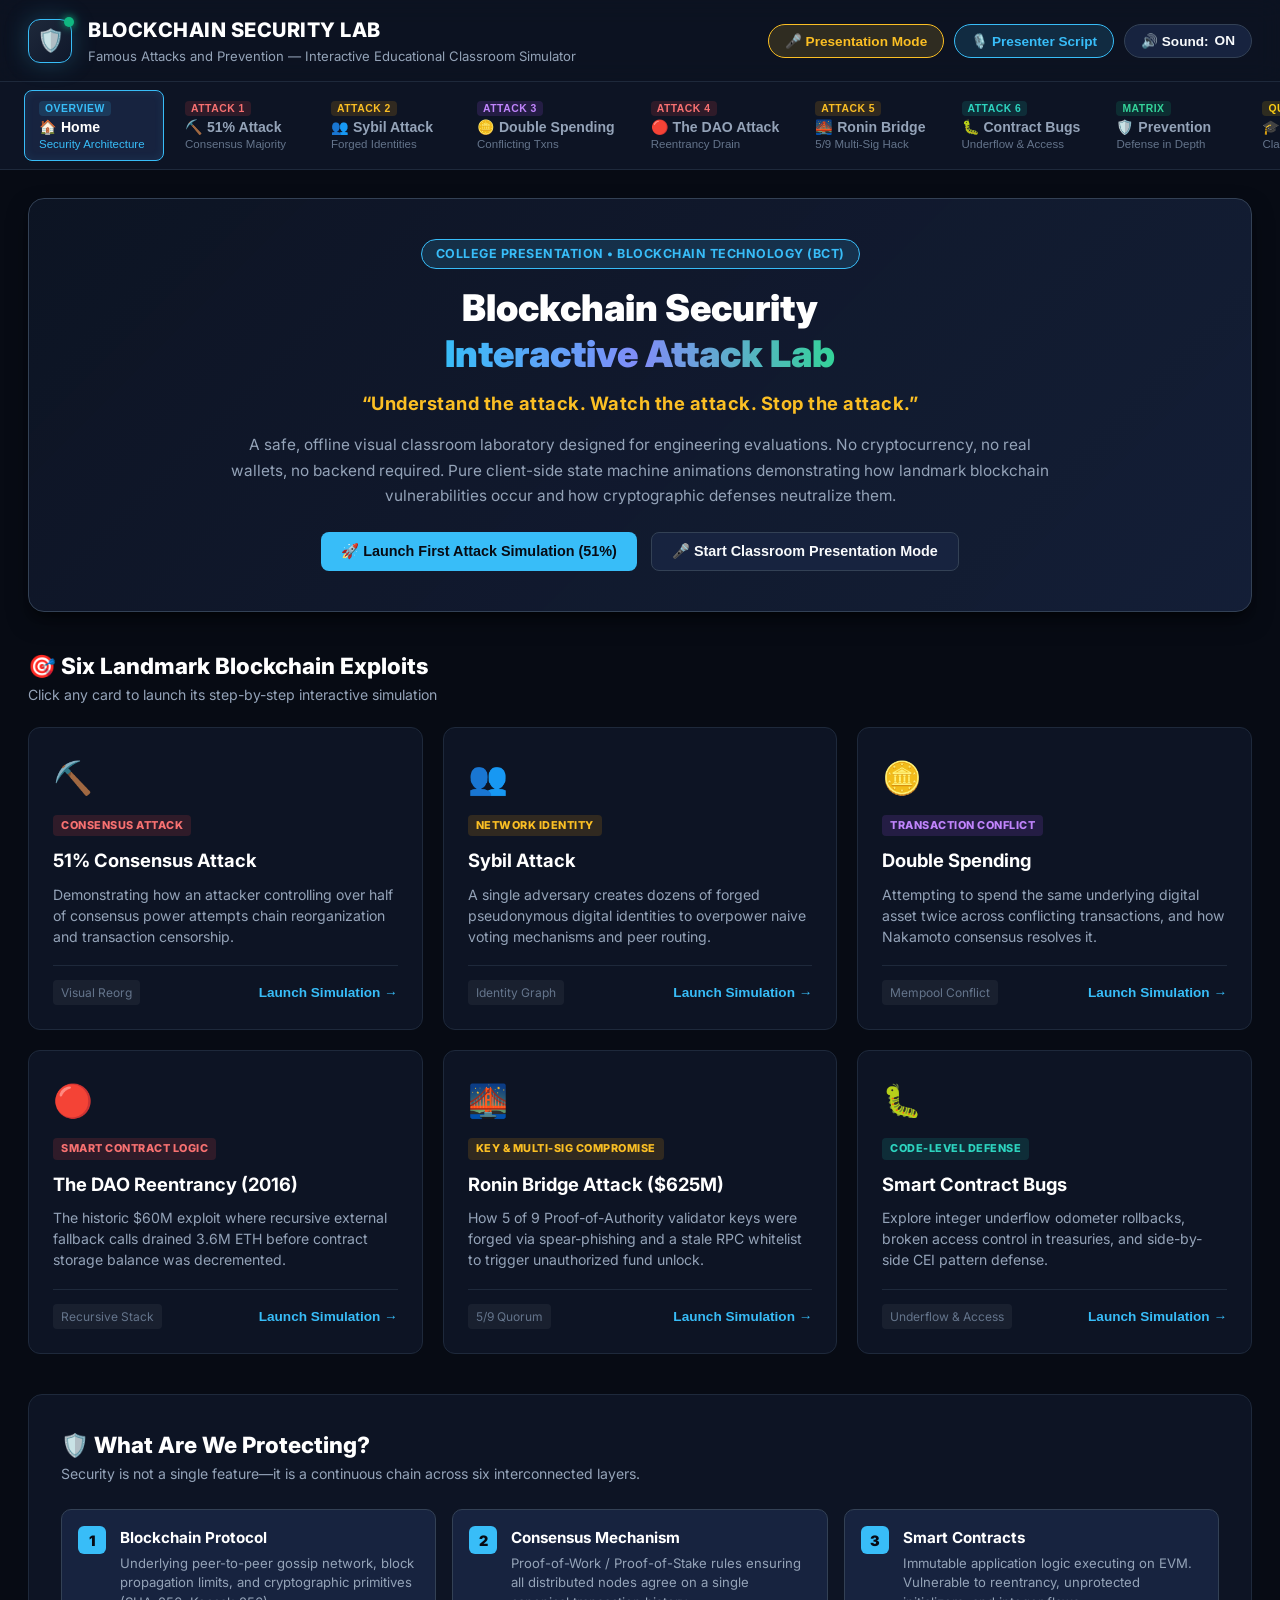
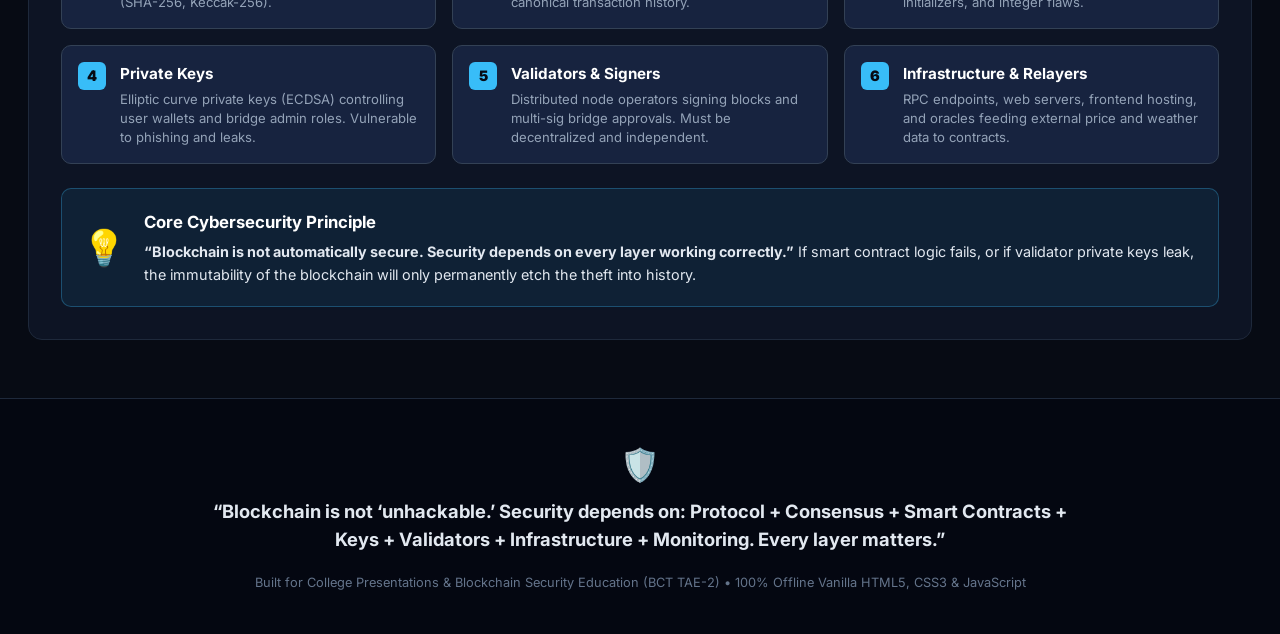
<file: index.html>
<!DOCTYPE html>
<html lang="en">
<head>
    <meta charset="UTF-8">
    <meta name="viewport" content="width=device-width, initial-scale=1.0">
    <title>Blockchain Security — Famous Attacks Interactive Lab</title>
    <link rel="stylesheet" href="style.css">
    <!-- Google Fonts for Web3 Cyber Aesthetic -->
    <link rel="preconnect" href="https://fonts.googleapis.com">
    <link rel="preconnect" href="https://fonts.gstatic.com" crossorigin>
    <link href="https://fonts.googleapis.com/css2?family=Fira+Code:wght@400;500;600;700&family=Inter:wght@400;500;600;700;800;900&display=swap" rel="stylesheet">
</head>
<body>

    <!-- Floating Particles & Coin Container for Animations -->
    <div id="coinParticleContainer" class="coin-particles"></div>

    <!-- Top Application Header -->
    <header class="header">
        <div class="header-left">
            <div class="logo-badge" onclick="switchLabTab('home')" style="cursor: pointer;">
                <span class="pulse-dot"></span>
                <span class="logo-icon">🛡️</span>
            </div>
            <div>
                <h1 onclick="switchLabTab('home')" style="cursor: pointer;">BLOCKCHAIN SECURITY LAB</h1>
                <p class="subtitle">Famous Attacks and Prevention — Interactive Educational Classroom Simulator</p>
            </div>
        </div>
        <div class="header-right">
            <button id="presModeBtn" class="pill-btn highlight-gold" onclick="togglePresentationMode()" title="Toggle Simplified Presentation Mode">
                🎤 Presentation Mode
            </button>
            <button id="speakerNotesBtn" class="pill-btn highlight-blue" onclick="toggleSpeakerNotes()" title="Open Presenter Script">
                🎙️ Presenter Script
            </button>
            <button id="soundToggleBtn" class="pill-btn" onclick="toggleSound()" title="Toggle Sound FX">
                🔊 Sound: <span id="soundStatusText">ON</span>
            </button>
        </div>
    </header>

    <!-- Presenter Script Drawer (Collapsible) -->
    <section id="speakerNotesDrawer" class="speaker-drawer hidden">
        <div class="speaker-drawer-header">
            <div class="drawer-title-group">
                <span class="drawer-icon">🎙️</span>
                <h3>Presenter's Classroom Script — What to Say to Your Professor & Class</h3>
            </div>
            <button class="close-btn" onclick="toggleSpeakerNotes()">✕</button>
        </div>
        <div class="speaker-content">
            <div id="speakerNoteHome" class="speaker-note-tab">
                <p><strong>Introduction:</strong> "Respected professor and classmates, blockchain networks secure hundreds of billions of dollars. We often hear that blockchain is 'unhackable,' but code is law—if the consensus, peer networking, or smart contract logic has a flaw, that vulnerability is permanent. Today I present our interactive laboratory exploring famous blockchain attack vectors and their cryptographic defenses."</p>
            </div>
            <div id="speakerNoteFiftyOne" class="speaker-note-tab hidden">
                <p><strong>Everyday Analogy:</strong> "Imagine a school bus of 100 students voting on whether to go to the Library (Honest 70%) or the Waterpark (Attacker 30%). If a group recruits 21 more students to reach 51%, they now control the majority vote, and the bus is forced to go to the Waterpark!"</p>
                <p><strong>51% Attack Script:</strong> "In a proof-of-work or proof-of-stake system, consensus depends on the honest majority assumption. Notice initially the honest miners hold 70% of the hashing power. If an attacker acquires over 50% power, they can secretly build a longer chain. When broadcasted, the network's Nakamoto consensus reorganizes recent blocks to accept the longer attacker chain. Crucially, a 51% attack does NOT break cryptography or steal private keys—it enables transaction censorship and recent block reorganization."</p>
            </div>
            <div id="speakerNoteSybil" class="speaker-note-tab hidden">
                <p><strong>Everyday Analogy:</strong> "Imagine an ice cream shop giving away 1 free scoop per person. One kid puts on 6 different fake disguises—sunglasses, wigs, hats—and gets in line 6 times! If the group votes on a flavor, that 1 kid casts 6 votes and overpowers 4 honest kids."</p>
                <p><strong>Sybil Attack Script:</strong> "In peer-to-peer networks, a Sybil attack occurs when a single attacker creates dozens of pseudonymous fake identities. If a system naively counts identities—such as one-IP-one-vote—the attacker easily overpowers the 4 real participants. To prevent Sybil attacks, blockchains impose real economic or physical costs on identity creation, such as Proof-of-Work energy or Proof-of-Stake financial capital."</p>
            </div>
            <div id="speakerNoteDoubleSpend" class="speaker-note-tab hidden">
                <p><strong>Everyday Analogy:</strong> "Imagine handing a $100 bill to a cashier in Store A, and simultaneously sprinting across the street to hand that exact same bill to a cashier in Store B before the first cashier puts it in the register! Physical cash cannot be in two registers at once, but unconfirmed digital data can be sent to two servers."</p>
                <p><strong>Double Spending Script:</strong> "Physical cash cannot be duplicated, but digital bits can. Double spending is attempting to spend the exact same digital asset twice across conflicting transactions. Alice broadcasts Transaction A to pay Bob, while simultaneously broadcasting Transaction B to pay Charlie with the same coin. The decentralized blockchain network solves this through consensus validation—only one transaction is confirmed into a block, and the conflicting transaction is rejected."</p>
            </div>
            <div id="speakerNoteDAO" class="speaker-note-tab hidden">
                <p><strong>Everyday Analogy:</strong> "Imagine an ATM that gives you cash before deducting it from your bank card. If you press withdraw again while the dispenser is open, you can keep taking cash!"</p>
                <p><strong>DAO Attack Step-by-Step Script:</strong> "Initially, the attacker has a recorded balance of 10 ETH. The vulnerable contract sends the ETH before updating the balance. When the attacker's malicious contract receives the ETH, it calls withdraw() again. Because the original balance is still recorded as 10 ETH, the contract sends another 10 ETH. This process can repeat. Now we enable protection: the contract updates the balance to zero before sending the ETH (Checks-Effects-Interactions). When the attacker tries to re-enter, the balance is already zero, so the second withdrawal is rejected."</p>
            </div>
            <div id="speakerNoteRonin" class="speaker-note-tab hidden">
                <p><strong>Everyday Analogy:</strong> "Imagine a bank vault with 9 locks. Any 5 keys together will open the door. But 4 of the keys were on one manager's desk, and the 5th was in a shared drawer. One phishing email got the hacker all 5 keys!"</p>
                <p><strong>Ronin Bridge Script:</strong> "In March 2022, Axie Infinity's Ronin Bridge lost $625 Million. The bridge relied on a 5-out-of-9 validator multi-signature scheme. The attackers used a spear-phishing PDF to compromise 4 Sky Mavis nodes and exploited a stale, forgotten RPC whitelist to forge the 5th signature from Axie DAO. Once 5 of 9 was reached, quorum was satisfied and funds were unlocked. Prevention requires validator diversity, 9-of-11 thresholds, 24-hour timelocks, and anomaly circuit breakers."</p>
            </div>
            <div id="speakerNoteBugs" class="speaker-note-tab hidden">
                <p><strong>Bug 1 (Integer Underflow):</strong> "Imagine an old car odometer at 000 miles. If you roll it backwards 1 mile, it wraps around to 999,999 miles! In Solidity before version 0.8, subtracting 1 from 0 rolled over to 2^256-1—giving the attacker billions of free tokens!"</p>
                <p><strong>Bug 2 (Missing Access Control):</strong> "Imagine a bank vault door with a sign saying 'Managers Only', but the builder forgot to install a lock! Anyone can walk in, click 'Claim Ownership', and empty the vault. Adding the <code>onlyOwner</code> modifier fixes it."</p>
                <p><strong>Bug 3 (Side-by-Side CEI):</strong> "Here we see a direct side-by-side comparison of vulnerable code versus protected code. On the left, 'Send Money' occurs before 'Update Balance', allowing recursive re-entry. On the right, 'Update Balance' happens before 'Send Money' using the Checks-Effects-Interactions pattern and OpenZeppelin's nonReentrant mutex lock."</p>
            </div>
            <div id="speakerNotePrevention" class="speaker-note-tab hidden">
                <p><strong>Prevention Summary Script:</strong> "To conclude, securing a blockchain ecosystem requires defense-in-depth across six distinct layers: protocol consensus, peer identity, transaction finality, smart contract hygiene, key management, and off-chain monitoring. Every layer matters."</p>
            </div>
        </div>
    </section>

    <!-- Presentation Mode Floating Banner (Active during 🎤 Presentation Mode) -->
    <div id="presentationBanner" class="presentation-banner hidden">
        <div class="pres-info">
            <span class="pres-badge">🎤 PRESENTATION MODE</span>
            <span id="presCurrentTitle" class="pres-title">Current Simulation</span>
            <span id="presStepCounter" class="pres-step">Step 1 of 4</span>
        </div>
        <div class="pres-controls">
            <button class="pres-btn" onclick="presPrevStep()">⏮️ Prev</button>
            <button class="pres-btn highlight" onclick="presNextStep()">⏭️ Next Step</button>
            <button class="pres-btn" onclick="presRestart()">🔄 Restart</button>
            <button class="pres-btn attack-btn" onclick="presTriggerAttack()">⚔️ Attack</button>
            <button class="pres-btn safe-btn" onclick="presTriggerProtect()">🛡️ Protect</button>
            <button class="pres-btn" onclick="toggleSpeakerNotes()">🎙️ Script</button>
            <button class="pres-btn close" onclick="togglePresentationMode()">✕ Exit</button>
        </div>
    </div>

    <!-- Main Navigation Bar (9 Tabs) -->
    <nav class="lab-nav">
        <button class="nav-tab active" data-tab="home" onclick="switchLabTab('home')">
            <span class="tab-badge blue">OVERVIEW</span>
            <span class="tab-title">🏠 Home</span>
            <span class="tab-desc">Security Architecture</span>
        </button>
        <button class="nav-tab" data-tab="fiftyone" onclick="switchLabTab('fiftyone')">
            <span class="tab-badge red">ATTACK 1</span>
            <span class="tab-title">⛏️ 51% Attack</span>
            <span class="tab-desc">Consensus Majority</span>
        </button>
        <button class="nav-tab" data-tab="sybil" onclick="switchLabTab('sybil')">
            <span class="tab-badge orange">ATTACK 2</span>
            <span class="tab-title">👥 Sybil Attack</span>
            <span class="tab-desc">Forged Identities</span>
        </button>
        <button class="nav-tab" data-tab="doublespend" onclick="switchLabTab('doublespend')">
            <span class="tab-badge purple">ATTACK 3</span>
            <span class="tab-title">🪙 Double Spending</span>
            <span class="tab-desc">Conflicting Txns</span>
        </button>
        <button class="nav-tab" data-tab="dao" onclick="switchLabTab('dao')">
            <span class="tab-badge red">ATTACK 4</span>
            <span class="tab-title">🔴 The DAO Attack</span>
            <span class="tab-desc">Reentrancy Drain</span>
        </button>
        <button class="nav-tab" data-tab="ronin" onclick="switchLabTab('ronin')">
            <span class="tab-badge orange">ATTACK 5</span>
            <span class="tab-title">🌉 Ronin Bridge</span>
            <span class="tab-desc">5/9 Multi-Sig Hack</span>
        </button>
        <button class="nav-tab" data-tab="bugs" onclick="switchLabTab('bugs')">
            <span class="tab-badge cyan">ATTACK 6</span>
            <span class="tab-title">🐛 Contract Bugs</span>
            <span class="tab-desc">Underflow & Access</span>
        </button>
        <button class="nav-tab" data-tab="prevention" onclick="switchLabTab('prevention')">
            <span class="tab-badge green">MATRIX</span>
            <span class="tab-title">🛡️ Prevention</span>
            <span class="tab-desc">Defense in Depth</span>
        </button>
        <button class="nav-tab" data-tab="quiz" onclick="switchLabTab('quiz')">
            <span class="tab-badge gold">QUIZ</span>
            <span class="tab-title">🎓 Quick Quiz</span>
            <span class="tab-desc">Classroom Q&A</span>
        </button>
    </nav>

    <!-- MAIN LAB WORKSPACE CONTAINER -->
    <main class="lab-workspace">

        <!-- ==================================================== -->
        <!-- TAB 0: HOME / OVERVIEW & ARCHITECTURE               -->
        <!-- ==================================================== -->
        <section id="tab-home" class="tab-panel active">
            
            <div class="hero-card">
                <div class="hero-badge">COLLEGE PRESENTATION • BLOCKCHAIN TECHNOLOGY (BCT)</div>
                <h1 class="hero-title">Blockchain Security<br><span class="hero-gradient">Interactive Attack Lab</span></h1>
                <p class="hero-subtitle">“Understand the attack. Watch the attack. Stop the attack.”</p>
                <p class="hero-desc">A safe, offline visual classroom laboratory designed for engineering evaluations. No cryptocurrency, no real wallets, no backend required. Pure client-side state machine animations demonstrating how landmark blockchain vulnerabilities occur and how cryptographic defenses neutralize them.</p>
                <div class="hero-actions">
                    <button class="primary-btn pulse-glow" onclick="switchLabTab('fiftyone')">🚀 Launch First Attack Simulation (51%)</button>
                    <button class="secondary-btn" onclick="togglePresentationMode()">🎤 Start Classroom Presentation Mode</button>
                </div>
            </div>

            <!-- 6 Attack Cards Grid -->
            <div class="section-title-wrap">
                <h2>🎯 Six Landmark Blockchain Exploits</h2>
                <p>Click any card to launch its step-by-step interactive simulation</p>
            </div>

            <div class="attack-cards-grid">
                <!-- Card 1: 51% Attack -->
                <div class="attack-card" onclick="switchLabTab('fiftyone')">
                    <div class="card-icon red-glow">⛏️</div>
                    <div class="card-tag red">CONSENSUS ATTACK</div>
                    <h3>51% Consensus Attack</h3>
                    <p>Demonstrating how an attacker controlling over half of consensus power attempts chain reorganization and transaction censorship.</p>
                    <div class="card-footer">
                        <span class="sim-pill">Visual Reorg</span>
                        <button class="launch-btn">Launch Simulation →</button>
                    </div>
                </div>

                <!-- Card 2: Sybil Attack -->
                <div class="attack-card" onclick="switchLabTab('sybil')">
                    <div class="card-icon orange-glow">👥</div>
                    <div class="card-tag orange">NETWORK IDENTITY</div>
                    <h3>Sybil Attack</h3>
                    <p>A single adversary creates dozens of forged pseudonymous digital identities to overpower naive voting mechanisms and peer routing.</p>
                    <div class="card-footer">
                        <span class="sim-pill">Identity Graph</span>
                        <button class="launch-btn">Launch Simulation →</button>
                    </div>
                </div>

                <!-- Card 3: Double Spending -->
                <div class="attack-card" onclick="switchLabTab('doublespend')">
                    <div class="card-icon purple-glow">🪙</div>
                    <div class="card-tag purple">TRANSACTION CONFLICT</div>
                    <h3>Double Spending</h3>
                    <p>Attempting to spend the same underlying digital asset twice across conflicting transactions, and how Nakamoto consensus resolves it.</p>
                    <div class="card-footer">
                        <span class="sim-pill">Mempool Conflict</span>
                        <button class="launch-btn">Launch Simulation →</button>
                    </div>
                </div>

                <!-- Card 4: DAO Reentrancy -->
                <div class="attack-card" onclick="switchLabTab('dao')">
                    <div class="card-icon red-glow">🔴</div>
                    <div class="card-tag red">SMART CONTRACT LOGIC</div>
                    <h3>The DAO Reentrancy (2016)</h3>
                    <p>The historic $60M exploit where recursive external fallback calls drained 3.6M ETH before contract storage balance was decremented.</p>
                    <div class="card-footer">
                        <span class="sim-pill">Recursive Stack</span>
                        <button class="launch-btn">Launch Simulation →</button>
                    </div>
                </div>

                <!-- Card 5: Ronin Bridge -->
                <div class="attack-card" onclick="switchLabTab('ronin')">
                    <div class="card-icon gold-glow">🌉</div>
                    <div class="card-tag orange">KEY & MULTI-SIG COMPROMISE</div>
                    <h3>Ronin Bridge Attack ($625M)</h3>
                    <p>How 5 of 9 Proof-of-Authority validator keys were forged via spear-phishing and a stale RPC whitelist to trigger unauthorized fund unlock.</p>
                    <div class="card-footer">
                        <span class="sim-pill">5/9 Quorum</span>
                        <button class="launch-btn">Launch Simulation →</button>
                    </div>
                </div>

                <!-- Card 6: Smart Contract Bugs -->
                <div class="attack-card" onclick="switchLabTab('bugs')">
                    <div class="card-icon cyan-glow">🐛</div>
                    <div class="card-tag cyan">CODE-LEVEL DEFENSE</div>
                    <h3>Smart Contract Bugs</h3>
                    <p>Explore integer underflow odometer rollbacks, broken access control in treasuries, and side-by-side CEI pattern defense.</p>
                    <div class="card-footer">
                        <span class="sim-pill">Underflow & Access</span>
                        <button class="launch-btn">Launch Simulation →</button>
                    </div>
                </div>
            </div>

            <!-- "What Are We Protecting?" Architecture Stack -->
            <div class="protection-stack-section">
                <div class="section-title-wrap">
                    <h2>🛡️ What Are We Protecting?</h2>
                    <p>Security is not a single feature—it is a continuous chain across six interconnected layers.</p>
                </div>

                <div class="layers-container">
                    <div class="layer-item">
                        <div class="layer-num">1</div>
                        <div class="layer-content">
                            <h4>Blockchain Protocol</h4>
                            <p>Underlying peer-to-peer gossip network, block propagation limits, and cryptographic primitives (SHA-256, Keccak-256).</p>
                        </div>
                    </div>
                    <div class="layer-item">
                        <div class="layer-num">2</div>
                        <div class="layer-content">
                            <h4>Consensus Mechanism</h4>
                            <p>Proof-of-Work / Proof-of-Stake rules ensuring all distributed nodes agree on a single canonical transaction history.</p>
                        </div>
                    </div>
                    <div class="layer-item">
                        <div class="layer-num">3</div>
                        <div class="layer-content">
                            <h4>Smart Contracts</h4>
                            <p>Immutable application logic executing on EVM. Vulnerable to reentrancy, unprotected initializers, and integer flaws.</p>
                        </div>
                    </div>
                    <div class="layer-item">
                        <div class="layer-num">4</div>
                        <div class="layer-content">
                            <h4>Private Keys</h4>
                            <p>Elliptic curve private keys (ECDSA) controlling user wallets and bridge admin roles. Vulnerable to phishing and leaks.</p>
                        </div>
                    </div>
                    <div class="layer-item">
                        <div class="layer-num">5</div>
                        <div class="layer-content">
                            <h4>Validators & Signers</h4>
                            <p>Distributed node operators signing blocks and multi-sig bridge approvals. Must be decentralized and independent.</p>
                        </div>
                    </div>
                    <div class="layer-item">
                        <div class="layer-num">6</div>
                        <div class="layer-content">
                            <h4>Infrastructure & Relayers</h4>
                            <p>RPC endpoints, web servers, frontend hosting, and oracles feeding external price and weather data to contracts.</p>
                        </div>
                    </div>
                </div>

                <div class="core-principle-banner">
                    <div class="principle-icon">💡</div>
                    <div class="principle-text">
                        <h3>Core Cybersecurity Principle</h3>
                        <p><strong>“Blockchain is not automatically secure. Security depends on every layer working correctly.”</strong> If smart contract logic fails, or if validator private keys leak, the immutability of the blockchain will only permanently etch the theft into history.</p>
                    </div>
                </div>
            </div>

        </section>

        <!-- ==================================================== -->
        <!-- TAB 1: 51% CONSENSUS MAJORITY ATTACK SIMULATION     -->
        <!-- ==================================================== -->
        <section id="tab-fiftyone" class="tab-panel hidden">
            
            <!-- ELI5 Everyday Metaphor Banner -->
            <div class="eli5-banner">
                <div class="eli5-icon">🚌</div>
                <div class="eli5-content">
                    <span class="eli5-tag">EXPLAIN LIKE I'M 5 (EVERYDAY ANALOGY)</span>
                    <h3>The 51-Student Bus Takeover</h3>
                    <p>Imagine a school bus with 100 students voting on whether to go to the Library (Honest 70%) or the Waterpark (Attacker 30%). Normally, the 70 honest students win easily. But if a bully group recruits 21 more students to reach 51%, they suddenly control the absolute majority! By democratic majority rules, the bus is forced to turn toward the Waterpark. In blockchain Proof-of-Work, controlling >50% of computing power lets an attacker overpower honest miners and rewrite recent blocks (Chain Reorganization)!</p>
                </div>
            </div>

            <div class="panel-header">
                <div class="panel-info">
                    <h2>⛏️ 51% Attack — Consensus Majority Simulation</h2>
                    <p>Demonstrating how an attacker controlling more than half of consensus power can potentially influence recent blocks.</p>
                </div>
                
                <!-- Vulnerable vs Patched Toggle -->
                <div class="mode-toggle-card">
                    <span class="mode-label">Consensus Security Model:</span>
                    <div class="segmented-control">
                        <button id="fiftyOneModeVuln" class="segment-btn active danger" onclick="setFiftyOneMode('vulnerable')">
                            ⚠️ Low Hashrate (Vulnerable)
                        </button>
                        <button id="fiftyOneModePatched" class="segment-btn safe" onclick="setFiftyOneMode('patched')">
                            🛡️ High Scale + Finality (Secured)
                        </button>
                    </div>
                </div>
            </div>

            <!-- Disclaimer Notice -->
            <div class="disclaimer-banner">
                <span class="banner-icon">ℹ️</span>
                <p><strong>Educational Model Notice:</strong> A 51% attack does <em>NOT</em> mean cryptography is broken, cannot steal private keys, and cannot fabricate unlimited coins. It allows the majority holder to attempt chain reorganizations, censor transactions, and reverse recent transfers.</p>
            </div>

            <!-- Dashboard State Cards -->
            <div class="dashboard">
                <div class="box">
                    <div class="box-tag">HONEST MINER POOL</div>
                    <h2>🛡️ Honest Network</h2>
                    <div class="balance-display">
                        <span class="label">Consensus Power</span>
                        <h1 id="valHonestPower" class="funds-val">70%</h1>
                        <p class="asset-sub"><span id="countHonestNodes">7</span> Independent Mining Nodes</p>
                    </div>
                    <div class="meter-bar-wrapper" style="margin-top: 10px;">
                        <div class="dual-progress-bar">
                            <div id="barHonest" class="bar-fill-honest" style="width: 70%;"></div>
                        </div>
                    </div>
                    <p class="box-caption">Honest Chain: 4 Blocks Canonical</p>
                </div>

                <div class="box attacker-box">
                    <div class="box-tag attack">ATTACKER MINING FARM</div>
                    <h2>⚔️ Hostile Hashrate</h2>
                    <div class="balance-display">
                        <span class="label">Consensus Power</span>
                        <h1 id="valAttackerPower">30%</h1>
                        <p class="asset-sub"><span id="countAttackerNodes">3</span> Rented ASIC Rigs</p>
                    </div>
                    <div class="meter-bar-wrapper" style="margin-top: 10px;">
                        <div class="dual-progress-bar">
                            <div id="barAttacker" class="bar-fill-attacker" style="width: 30%;"></div>
                        </div>
                    </div>
                    <p class="box-caption" id="attackerStatusSub">Status: Minor Share (No Reorg Possible)</p>
                </div>

                <div class="box">
                    <div class="box-tag">CONSENSUS HEALTH</div>
                    <h2>⚖️ Network State</h2>
                    <div class="status-indicator" style="margin-top: 14px;">
                        <span class="status-pill safe" id="status51Badge">Network is healthy (Honest: 70%)</span>
                    </div>
                    <div style="margin-top: 18px; font-size: 13px; color: var(--text-secondary); line-height: 1.6;">
                        <div>Majority Threshold: <strong>> 50.0%</strong></div>
                        <div>Reorg Risk: <strong id="reorgRiskLabel" style="color: #34d399;">VERY LOW (SAFE)</strong></div>
                    </div>
                </div>
            </div>

            <!-- Simulation Interactive Canvas (Nodes & Blockchain) -->
            <div class="sim-grid-2col">
                <!-- Visual Nodes Distribution -->
                <div class="box">
                    <div class="box-tag">PHYSICAL MINER DISTRIBUTION</div>
                    <h3>Network Mining Rigs (10 Nodes Total)</h3>
                    <div class="nodes-visual-container">
                        <div class="nodes-subgroup">
                            <span class="group-title">Honest Mining Nodes (<span id="countHonestVisual">7</span>)</span>
                            <div class="node-grid" id="gridHonestNodes"></div>
                        </div>
                        <div class="nodes-subgroup">
                            <span class="group-title">Attacker Nodes (<span id="countAttackerVisual">3</span>)</span>
                            <div class="node-grid" id="gridAttackerNodes"></div>
                        </div>
                    </div>
                </div>

                <!-- Right: Competing Blockchain Visualizer -->
                <div class="box">
                    <div class="box-tag">BLOCKCHAIN REORGANIZATION</div>
                    <h3>Longest Chain Rule (Nakamoto Consensus)</h3>
                    
                    <div class="chain-diagram-area">
                        <!-- Honest Chain -->
                        <div class="chain-row">
                            <div class="chain-header">
                                <span class="badge-tag green">HONEST CHAIN (CANONICAL)</span>
                                <span class="chain-len" id="honestChainLen">Length: 4 Blocks</span>
                            </div>
                            <div class="chain-blocks" id="honestBlocksContainer">
                                <div class="block-card canonical">
                                    <span class="b-num">Block 101</span>
                                    <span class="b-status">✓ Valid</span>
                                </div>
                                <div class="chain-arrow">→</div>
                                <div class="block-card canonical">
                                    <span class="b-num">Block 102</span>
                                    <span class="b-status">✓ Valid</span>
                                </div>
                                <div class="chain-arrow">→</div>
                                <div class="block-card canonical" id="block103H">
                                    <span class="b-num">Block 103</span>
                                    <span class="b-status">Alice → Bob</span>
                                </div>
                                <div class="chain-arrow">→</div>
                                <div class="block-card canonical" id="block104H">
                                    <span class="b-num">Block 104</span>
                                    <span class="b-status">Confirmed</span>
                                </div>
                            </div>
                        </div>

                        <!-- Attacker Secret / Competing Chain -->
                        <div class="chain-row" id="attackerChainRow">
                            <div class="chain-header">
                                <span class="badge-tag red">ATTACKER COMPETING CHAIN</span>
                                <span class="chain-len" id="attackerChainLen">Length: 2 Blocks (Inactive)</span>
                            </div>
                            <div class="chain-blocks" id="attackerBlocksContainer">
                                <div class="block-card alt">
                                    <span class="b-num">Block 101</span>
                                    <span class="b-status">Genesis Fork</span>
                                </div>
                                <div class="chain-arrow">→</div>
                                <div class="block-card alt">
                                    <span class="b-num">Block 102</span>
                                    <span class="b-status">Fork Point</span>
                                </div>
                                <div class="chain-arrow alt-arrow" id="altArrow1" style="opacity: 0.3;">→</div>
                                <div class="block-card alt hidden-block" id="block103A">
                                    <span class="b-num">Block 103A</span>
                                    <span class="b-status">Tx Censored</span>
                                </div>
                                <div class="chain-arrow alt-arrow" id="altArrow2" style="opacity: 0.3;">→</div>
                                <div class="block-card alt hidden-block" id="block104A">
                                    <span class="b-num">Block 104A</span>
                                    <span class="b-status">Secret Block</span>
                                </div>
                                <div class="chain-arrow alt-arrow" id="altArrow3" style="opacity: 0.3;">→</div>
                                <div class="block-card alt hidden-block" id="block105A">
                                    <span class="b-num">Block 105A</span>
                                    <span class="b-status">⚡ LONGER CHAIN!</span>
                                </div>
                            </div>
                        </div>
                    </div>
                </div>
            </div>

            <!-- Standard Control Panel -->
            <div class="control-panel">
                <button class="btn btn-primary" id="btnFiftyOneNormal" onclick="normalFiftyOneMining()">
                    <span>⛏️</span> Normal Honest Mining
                </button>
                <button class="btn btn-danger" id="btnFiftyOneStep" onclick="nextFiftyOneStep()">
                    <span>⚔️</span> Next Attack Step (<span id="fiftyOneStepIndicator">Step 1 of 4</span>)
                </button>
                <button class="btn btn-secondary" id="btnFiftyOneAuto" onclick="toggleAutoFiftyOne()">
                    <span id="autoFiftyOneIcon">▶️</span> <span id="autoFiftyOneText">Auto-Play Attack</span>
                </button>
                <button class="btn btn-reset" onclick="reset51Sim()">
                    <span>🔄</span> Reset 51% Demo
                </button>
            </div>

            <!-- Terminal Event Logs Console -->
            <div class="terminal-logs">
                <div class="terminal-header">
                    <span class="terminal-dot red"></span>
                    <span class="terminal-dot yellow"></span>
                    <span class="terminal-dot green"></span>
                    <span class="terminal-title">51% Consensus Majority Log</span>
                </div>
                <div id="fiftyOneConsole" class="message terminal-body">
                    Network consensus initialized. Honest miners hold 70% consensus power. Choose Normal Honest Mining or click Next Attack Step.
                </div>
            </div>

            <!-- Explanation Grid -->
            <div class="explanation-grid">
                <div class="explanation">
                    <h3>💡 Why Does a 51% Attack Work?</h3>
                    <p>
                        In Nakamoto consensus, distributed nodes obey the <strong>Longest Chain Rule</strong>. Nodes always trust the valid chain with the most accumulated Proof-of-Work. 
                        If an attacker secretly acquires over 50% hashrate, they can produce blocks faster than the entire honest world combined. When they broadcast their longer chain, the network is mathematically forced to abandon the honest chain and reorganize!
                    </p>
                    <ul style="margin-top: 10px; padding-left: 20px; font-size: 13px; color: var(--text-secondary); line-height: 1.6;">
                        <li><strong>Chain Reorganization:</strong> Reverses recent confirmed transactions after off-chain goods are collected.</li>
                        <li><strong>Transaction Censorship:</strong> Refuses to process transactions from targeted competitor addresses.</li>
                        <li><em>Crucial Note: Cryptography is NOT broken; historical private keys remain secure.</em></li>
                    </ul>
                </div>
                <div class="defense-card">
                    <h3>🛡️ How Blockchains Defend Against 51% Attacks</h3>
                    <ul class="defense-list">
                        <li><strong>Massive Economic Scale:</strong> Bitcoin's hashrate (>600 EH/s) requires tens of billions of dollars in ASIC hardware and electrical power, making a 51% attack economically suicidal.</li>
                        <li><strong>Validator Diversity:</strong> Geographic and institutional decentralization prevents mining cartels from coordinating.</li>
                        <li><strong>Finality Checkpoints:</strong> Finality gadgets (e.g., Ethereum's Casper FFG) create irreversible 2-epoch checkpoints that cannot be reorganized under any circumstances.</li>
                    </ul>
                </div>
            </div>

        </section>

        <!-- ==================================================== -->
        <!-- TAB 2: SYBIL ATTACK SIMULATION                      -->
        <!-- ==================================================== -->
        <section id="tab-sybil" class="tab-panel hidden">

            <!-- ELI5 Everyday Metaphor Banner -->
            <div class="eli5-banner">
                <div class="eli5-icon">🎭</div>
                <div class="eli5-content">
                    <span class="eli5-tag">EXPLAIN LIKE I'M 5 (EVERYDAY ANALOGY)</span>
                    <h3>The Free Ice Cream Disguise Trick</h3>
                    <p>Imagine an ice cream shop giving away 1 free scoop per person. You have 4 honest kids in line. Suddenly, 1 sneaky kid puts on 6 different fake disguises—sunglasses, a pirate hat, a wig, a fake beard—and gets in line 6 times! To the cashier who only counts 'different faces', it looks like 6 new people. If the group votes on a flavor, that 1 kid casts 6 votes and overrules the 4 honest kids! In peer-to-peer networks, a Sybil attack happens when 1 computer creates dozens of fake digital identities to rig a vote.</p>
                </div>
            </div>

            <div class="panel-header">
                <div class="panel-info">
                    <h2>👥 Sybil Attack — Fake Digital Identities Simulation</h2>
                    <p>Demonstrating how a single adversary creates numerous pseudonymous nodes to usurp peer voting or routing.</p>
                </div>
                
                <!-- Vulnerable vs Patched Toggle -->
                <div class="mode-toggle-card">
                    <span class="mode-label">Identity Defense Model:</span>
                    <div class="segmented-control">
                        <button id="sybilModeVuln" class="segment-btn active danger" onclick="setSybilMode('vulnerable')">
                            ⚠️ Naive 1-IP-1-Vote (Vulnerable)
                        </button>
                        <button id="sybilModePatched" class="segment-btn safe" onclick="setSybilMode('patched')">
                            🛡️ Proof-of-Stake / Cost (Secured)
                        </button>
                    </div>
                </div>
            </div>

            <!-- Dashboard State Cards -->
            <div class="dashboard">
                <div class="box">
                    <div class="box-tag">LEGITIMATE USERS</div>
                    <h2>👤 Real Participants</h2>
                    <div class="balance-display">
                        <span class="label">Natural Humans</span>
                        <h1 class="funds-val" id="sybilRealCount">4</h1>
                        <p class="asset-sub">Alice, Bob, Charlie, David</p>
                    </div>
                    <p class="box-caption">1 Person = 1 Natural Voice</p>
                </div>

                <div class="box attacker-box" id="cardAttackerMaster">
                    <div class="box-tag attack">PUPPET MASTER ADVERSARY</div>
                    <h2>🦹 Single Attacker</h2>
                    <div class="balance-display">
                        <span class="label">Fake / Bot Identities</span>
                        <h1 id="sybilFakeCount">0</h1>
                        <p class="asset-sub" id="puppetLabel" style="display: none;">⚡ Puppet Control Wires Active</p>
                    </div>
                    <p class="box-caption">1 Laptop running multiple socket bots</p>
                </div>

                <div class="box">
                    <div class="box-tag">VOTE CONTROL RATIO</div>
                    <h2>⚖️ Governance Influence</h2>
                    <div class="balance-display">
                        <span class="label">Attacker Share</span>
                        <h1 id="sybilInfluenceRatio">0%</h1>
                    </div>
                    <div class="status-indicator">
                        <span class="status-pill safe" id="sybilStatusTag">Fair Consensus (100% Real)</span>
                    </div>
                </div>
            </div>

            <!-- Simulation Interactive Canvas with SVG Puppet Wires -->
            <div class="sybil-canvas-container">
                <div class="sybil-network-stage" id="sybilNetworkStage">
                    <svg class="sybil-svg-canvas" id="sybilSvgCanvas"></svg>

                    <!-- Left: Real Participants -->
                    <div class="sybil-column" id="colRealUsers">
                        <h4 class="col-title">👤 Legitimate Participants (4)</h4>
                        <div class="identities-grid">
                            <div class="identity-card real">
                                <span class="id-avatar">👩</span>
                                <span class="id-name">Alice</span>
                                <span class="id-tag">Honest Peer</span>
                            </div>
                            <div class="identity-card real">
                                <span class="id-avatar">👨</span>
                                <span class="id-name">Bob</span>
                                <span class="id-tag">Honest Peer</span>
                            </div>
                            <div class="identity-card real">
                                <span class="id-avatar">🧑</span>
                                <span class="id-name">Charlie</span>
                                <span class="id-tag">Honest Peer</span>
                            </div>
                            <div class="identity-card real">
                                <span class="id-avatar">👴</span>
                                <span class="id-name">David</span>
                                <span class="id-tag">Honest Peer</span>
                            </div>
                        </div>
                    </div>

                    <!-- Center: The Adversary Mastermind -->
                    <div class="sybil-column center-col">
                        <h4 class="col-title">🕵️ Single Adversary</h4>
                        <div class="attacker-master-card">
                            <div class="master-avatar">🦹</div>
                            <h3>1 Physical Attacker</h3>
                            <p>Controlling multiple pseudonymous sockets from a single laptop</p>
                        </div>
                    </div>

                    <!-- Right: Bot / Fake Identities -->
                    <div class="sybil-column" id="colFakeBots">
                        <h4 class="col-title">🤖 Forged Pseudonymous Personas (<span id="fakeBotHeaderCount">0</span>)</h4>
                        <div class="identities-grid" id="gridFakeBots">
                            <!-- Injected dynamically -->
                        </div>
                    </div>
                </div>
            </div>

            <!-- Standard Control Panel -->
            <div class="control-panel">
                <button class="btn btn-primary" id="btnSybilNormal" onclick="normalSybilVote()">
                    <span>👥</span> Run Fair Honest Vote
                </button>
                <button class="btn btn-danger" id="btnSybilStep" onclick="nextSybilStep()">
                    <span>⚔️</span> Next Attack Step (<span id="sybilStepIndicator">Step 1 of 3</span>)
                </button>
                <button class="btn btn-secondary" id="btnSybilAuto" onclick="toggleAutoSybil()">
                    <span id="autoSybilIcon">▶️</span> <span id="autoSybilText">Auto-Play Attack</span>
                </button>
                <button class="btn btn-reset" onclick="resetSybilSim()">
                    <span>🔄</span> Reset Sybil Demo
                </button>
            </div>

            <!-- Terminal Event Logs Console -->
            <div class="terminal-logs">
                <div class="terminal-header">
                    <span class="terminal-dot red"></span>
                    <span class="terminal-dot yellow"></span>
                    <span class="terminal-dot green"></span>
                    <span class="terminal-title">Sybil Network Identity Log</span>
                </div>
                <div id="sybilConsole" class="message terminal-body">
                    Peer network initialized with 4 legitimate human participants. Each controls one natural identity. Choose Fair Vote or click Next Attack Step.
                </div>
            </div>

            <!-- Explanation Grid -->
            <div class="explanation-grid">
                <div class="explanation">
                    <h3>💡 Why Does a Sybil Attack Work?</h3>
                    <p>
                        In computer networks, creating a digital identity is essentially free: you can generate 10,000 public/private keypairs or spin up virtual IP sockets in seconds. 
                        If a decentralized application naively allocates voting weight or peer routing based on <em>"one identity = one vote"</em>, an attacker can easily flood the network with fake personas and drown out honest participants.
                    </p>
                    <p style="margin-top: 10px; font-weight: 700; color: #fbbf24;">
                        Core Takeaway: Identity count ≠ Independent human control!
                    </p>
                </div>
                <div class="defense-card">
                    <h3>🛡️ Four Core Sybil Defense Mechanisms</h3>
                    <ul class="defense-list">
                        <li><strong>Proof of Work (PoW):</strong> Ties voting weight to scarce physical energy and computation. Creating 1,000 IPs gives zero extra power without hardware.</li>
                        <li><strong>Proof of Stake (PoS):</strong> Ties voting weight strictly to locked economic capital (ETH/tokens). Splitting 10 ETH into 1,000 wallets still equals 10 ETH.</li>
                        <li><strong>Identity Verification:</strong> Proof-of-Humanity credentials, biometric zero-knowledge proofs, and web-of-trust social attestation.</li>
                        <li><strong>Reputation Mechanisms:</strong> New accounts have zero authority; nodes gain network weight only after sustained honest uptime.</li>
                    </ul>
                </div>
            </div>

        </section>

        <!-- ==================================================== -->
        <!-- TAB 3: DOUBLE SPENDING SIMULATION                   -->
        <!-- ==================================================== -->
        <section id="tab-doublespend" class="tab-panel hidden">

            <!-- ELI5 Everyday Metaphor Banner -->
            <div class="eli5-banner">
                <div class="eli5-icon">💵</div>
                <div class="eli5-content">
                    <span class="eli5-tag">EXPLAIN LIKE I'M 5 (EVERYDAY ANALOGY)</span>
                    <h3>The Teleporting $100 Bill</h3>
                    <p>Imagine you have just one crisp $100 bill in your pocket. You hand it to a coffee shop cashier for a gift card. But before that cashier puts it in the cash drawer, you magically sprint across the street to a bookstore and hand the EXACT same $100 bill to another cashier for a textbook! Physical cash cannot be in two cash registers at once, but computer files can be easily copied and sent to two servers at the same instant. Double spending is attempting to buy two things with the same digital coin before the network realizes the trick!</p>
                </div>
            </div>

            <div class="panel-header">
                <div class="panel-info">
                    <h2>🪙 Double Spending — Same Coin, Two Transactions</h2>
                    <p>Demonstrating how conflicting transactions attempt to spend the same underlying digital asset twice.</p>
                </div>
                
                <!-- Vulnerable vs Patched Toggle -->
                <div class="mode-toggle-card">
                    <span class="mode-label">Merchant Security Model:</span>
                    <div class="segmented-control">
                        <button id="dsModeVuln" class="segment-btn active danger" onclick="setDsMode('vulnerable')">
                            ⚠️ 0-Conf Merchant (Vulnerable)
                        </button>
                        <button id="dsModePatched" class="segment-btn safe" onclick="setDsMode('patched')">
                            🛡️ Confirmed Blocks (Secured)
                        </button>
                    </div>
                </div>
            </div>

            <!-- Dashboard State Cards -->
            <div class="dashboard">
                <div class="box" id="chipAlice">
                    <div class="box-tag">SENDER WALLET</div>
                    <h2>👩 Alice</h2>
                    <div class="balance-display">
                        <span class="label">Coin Balance</span>
                        <h1 class="funds-val" id="balAlice">🪙 1 COIN</h1>
                        <p class="asset-sub">Input UTXO: <code>Coin #7492</code></p>
                    </div>
                    <p class="box-caption">Holder of the digital asset</p>
                </div>

                <div class="box" id="chipBob">
                    <div class="box-tag">MERCHANT A (ONLINE STORE)</div>
                    <h2>👨 Bob (Laptop Seller)</h2>
                    <div class="balance-display">
                        <span class="label">Received Payment</span>
                        <h1 id="balBob">🪙 0 COINS</h1>
                        <p class="asset-sub">Order: Gaming Laptop ($1,500)</p>
                    </div>
                    <div class="status-indicator">
                        <span class="status-pill safe" id="statusBobGood">Waiting for Payment</span>
                    </div>
                </div>

                <div class="box attacker-box" id="chipCharlie">
                    <div class="box-tag attack">MERCHANT B (CONFLICTING CLAIM)</div>
                    <h2>🧑 Charlie (Phone Seller)</h2>
                    <div class="balance-display">
                        <span class="label">Received Payment</span>
                        <h1 id="balCharlie">🪙 0 COINS</h1>
                        <p class="asset-sub">Order: Flagship Smartphone ($1,200)</p>
                    </div>
                    <div class="status-indicator">
                        <span class="status-pill safe" id="statusCharlieGood">Waiting for Payment</span>
                    </div>
                </div>
            </div>

            <!-- Double Spend Interactive Arena -->
            <div class="ds-arena-box">
                <div class="ds-stage" id="dsStage">
                    <!-- Transactions Flow Container -->
                    <div class="tx-cards-container">
                        <!-- Transaction A -->
                        <div class="tx-flow-card" id="cardTxA">
                            <div class="tx-tag green">TRANSACTION A (TX-01)</div>
                            <h4>Alice ➔ Bob</h4>
                            <p class="tx-amt">Amount: <strong>🪙 1 Coin</strong></p>
                            <p class="tx-input">Input UTXO: <code>Coin #7492</code></p>
                            <span class="tx-status-pill" id="statusTxA">Ready</span>
                        </div>

                        <!-- VS or Conflicting Badge -->
                        <div class="conflict-badge-wrap" id="conflictBadgeWrap" style="display: none;">
                            <span class="conflict-badge">⚠️ CONFLICTING TRANSACTIONS</span>
                            <p>Both transactions attempt to spend the exact same Coin #7492!</p>
                        </div>

                        <!-- Transaction B -->
                        <div class="tx-flow-card" id="cardTxB" style="opacity: 0.5;">
                            <div class="tx-tag orange">TRANSACTION B (TX-02)</div>
                            <h4>Alice ➔ Charlie</h4>
                            <p class="tx-amt">Amount: <strong>🪙 1 Coin</strong></p>
                            <p class="tx-input">Input UTXO: <code>Coin #7492 (SAME COIN!)</code></p>
                            <span class="tx-status-pill" id="statusTxB">Unbroadcasted</span>
                        </div>
                    </div>

                    <!-- Blockchain Mempool & Consensus Block -->
                    <div class="blockchain-validation-zone">
                        <div class="zone-header">
                            <span>⛓️ DECENTRALIZED CONSENSUS ENGINE</span>
                            <span id="consensusPhase">Mempool Waiting</span>
                        </div>
                        <div class="block-mint-area" id="blockMintArea">
                            <div class="candidate-block" id="candidateBlock">
                                <span class="c-title">Pending Block #502</span>
                                <div class="c-tx-slot" id="blockTxSlot">
                                    <span class="empty-slot-text">[Waiting for Consensus Confirmation...]</span>
                                </div>
                            </div>
                        </div>
                    </div>
                </div>
            </div>

            <!-- Standard Control Panel -->
            <div class="control-panel">
                <button class="btn btn-primary" id="btnDsNormal" onclick="normalPaymentDS()">
                    <span>✅</span> Normal Payment (Pay Bob)
                </button>
                <button class="btn btn-danger" id="btnDsStep" onclick="nextDsStep()">
                    <span>⚔️</span> Next Attack Step (<span id="dsStepIndicator">Step 1 of 3</span>)
                </button>
                <button class="btn btn-secondary" id="btnDsAuto" onclick="toggleAutoDs()">
                    <span id="autoDsIcon">▶️</span> <span id="autoDsText">Auto-Play Attack</span>
                </button>
                <button class="btn btn-reset" onclick="resetDSDemo()">
                    <span>🔄</span> Reset Double Spend Demo
                </button>
            </div>

            <!-- Terminal Event Logs Console -->
            <div class="terminal-logs">
                <div class="terminal-header">
                    <span class="terminal-dot red"></span>
                    <span class="terminal-dot yellow"></span>
                    <span class="terminal-dot green"></span>
                    <span class="terminal-title">Double Spend Consensus Log</span>
                </div>
                <div id="dsConsole" class="message terminal-body">
                    Ledger consistent. Alice possesses 1 coin (Coin #7492). Choose Normal Payment or click Next Attack Step.
                </div>
            </div>

            <!-- Explanation Grid -->
            <div class="explanation-grid">
                <div class="explanation">
                    <h3>💡 Why Does Double Spending Happen in Digital Assets?</h3>
                    <p>
                        In the physical world, a paper dollar or gold coin cannot exist in two places at once. But digital data is just a sequence of bits that can be infinitely duplicated and broadcasted to multiple nodes at the same fraction of a second.
                    </p>
                    <p style="margin-top: 10px; font-size: 13px; color: var(--text-secondary); line-height: 1.6;">
                        If merchants deliver goods before waiting for block confirmations (known as <strong>0-confirmation acceptance</strong>), an attacker can easily broadcast a conflicting transaction with a higher fee to re-claim the coin back to their own wallet!
                    </p>
                </div>
                <div class="defense-card">
                    <h3>🛡️ Three Pillars of Double-Spend Prevention</h3>
                    <ul class="defense-list">
                        <li><strong>Distributed Consensus Ordering:</strong> Proof-of-Work and Proof-of-Stake establish a single, globally ordered transaction history that all nodes deterministically agree on.</li>
                        <li><strong>UTXO Input Validation:</strong> Every validator independently verifies that the input coin has never been marked spent in the ledger before accepting a block.</li>
                        <li><strong>Confirmation Depth & Finality:</strong> Merchants wait for multiple block confirmations (e.g. 6 blocks on Bitcoin) before shipping goods, making retroactive reorganization exponentially impossible.</li>
                    </ul>
                </div>
            </div>

        </section>

        <!-- ==================================================== -->
        <!-- TAB 4: THE DAO REENTRANCY ATTACK SIMULATION         -->
        <!-- ==================================================== -->
        <section id="tab-dao" class="tab-panel hidden">

            <!-- ELI5 Everyday Metaphor Banner -->
            <div class="eli5-banner">
                <div class="eli5-icon">🏧</div>
                <div class="eli5-content">
                    <span class="eli5-tag">EXPLAIN LIKE I'M 5 (EVERYDAY ANALOGY)</span>
                    <h3>The Broken ATM Machine</h3>
                    <p>Imagine inserting your bank card into an ATM. The ATM pushes out $100 cash <em>first</em>. But before it updates your account balance, you hit "Withdraw Again" immediately! The machine checks your old balance, sees you still have money, and hands you another $100. It keeps repeating until the ATM vault is totally empty.</p>
                </div>
            </div>

            <div class="panel-header">
                <div class="panel-info">
                    <h2>🔴 The DAO Reentrancy Attack (2016)</h2>
                    <p>Demonstrating how a vulnerable withdrawal function is repeatedly called before its balance update completes.</p>
                </div>
                
                <!-- Vulnerable vs Prevention Toggle -->
                <div class="mode-toggle-card">
                    <span class="mode-label">Contract Logic Mode:</span>
                    <div class="segmented-control">
                        <button id="daoModeVuln" class="segment-btn active danger" onclick="setDaoMode('vulnerable')">
                            ⚠️ Vulnerable Code
                        </button>
                        <button id="daoModePatched" class="segment-btn safe" onclick="setDaoMode('patched')">
                            🛡️ Patched (Checks-Effects-Interactions)
                        </button>
                    </div>
                </div>
            </div>

            <!-- Execution Flow Pipeline -->
            <div class="flow-pipeline-container">
                <span class="flow-title">Contract Execution Order:</span>
                <div class="pipeline-steps" id="daoPipelineSteps">
                    <div class="pipe-step" id="pipeCheck">1. CHECK BALANCE</div>
                    <div class="pipe-arrow">➔</div>
                    <div class="pipe-step vuln-highlight" id="pipeSend">2. SEND ETH (External Call) ⚠️</div>
                    <div class="pipe-arrow">➔</div>
                    <div class="pipe-step" id="pipeUpdate">3. UPDATE BALANCE (Storage)</div>
                </div>
                <div class="pipeline-caption" id="daoPipelineCaption">
                    ⚠️ Vulnerable Order: External interaction occurs BEFORE internal storage state is updated!
                </div>
            </div>

            <!-- Dashboard State Cards -->
            <div class="dashboard">
                <div class="box vault-box" id="daoVaultCard">
                    <div class="box-tag">TARGET VAULT</div>
                    <h2>🏦 DAO Contract</h2>
                    <div class="balance-display">
                        <span class="label">Vault Reserve</span>
                        <h1 id="contractFunds" class="funds-val">30 ETH</h1>
                    </div>
                    <div class="vault-progress-bar">
                        <div id="daoVaultBar" class="vault-fill" style="width: 100%;"></div>
                    </div>
                    <p class="box-caption" id="daoVaultStatus">Status: Healthy Liquidity</p>
                </div>

                <div class="box attacker-box" id="daoAttackerCard">
                    <div class="box-tag attack">EXPLOITER CONTRACT</div>
                    <h2>👤 Attacker</h2>
                    <div class="stat-grid">
                        <div class="stat-item">
                            <span class="label">Recorded Balance</span>
                            <h1 id="attackerBalance">10 ETH</h1>
                        </div>
                        <div class="stat-item highlight">
                            <span class="label">Stolen / Received</span>
                            <h1 id="attackerReceived">0 ETH</h1>
                        </div>
                    </div>
                    <div class="call-depth-indicator">
                        <span class="label">EVM Call Stack Depth:</span>
                        <span id="callDepthValue" class="depth-badge">Depth 0</span>
                    </div>
                    <p class="box-caption" id="daoAttackerStatus">Status: Honest Depositor</p>
                </div>

                <!-- Call Stack Visualizer -->
                <div class="box stack-box">
                    <div class="box-tag">EVM CALL STACK</div>
                    <h2>📚 Execution Stack</h2>
                    <div id="callStackList" class="stack-container">
                        <div class="stack-frame empty-frame">Stack is idle. Click a button to begin execution.</div>
                    </div>
                </div>
            </div>

            <!-- Interactive Exploit Step Area with Curved Reentrancy Arrow -->
            <div class="reentrancy-stage-card">
                <div class="reentrancy-visual-flow">
                    <div class="actor-card" id="actorAttacker">
                        <div class="a-icon">🦹</div>
                        <h4>Attacker Contract</h4>
                        <div class="a-sub"><code>fallback() { withdraw(); }</code></div>
                    </div>

                    <div class="reentry-arrow-zone">
                        <div class="straight-call" id="callArrow1">
                            <span>1. withdraw()</span>
                            <span class="arrow-anim">➔</span>
                        </div>
                        <div class="curved-reenter" id="reenterArrow" style="display: none;">
                            <span class="curved-label">🔄 RE-ENTER withdraw() AGAIN!</span>
                            <div class="curved-line"></div>
                        </div>
                    </div>

                    <div class="actor-card" id="actorDAO">
                        <div class="a-icon">🏦</div>
                        <h4>DAO Contract</h4>
                        <div class="a-sub"><code>withdraw()</code></div>
                    </div>
                </div>

                <div class="step-narration-banner" id="daoStepBanner">
                    <span class="banner-step-num">READY</span>
                    <span class="banner-step-text">Click "Start Reentrancy Attack" to begin stepping through the exploit.</span>
                </div>

                <!-- Simulation Buttons -->
                <div class="control-panel">
                    <button class="btn btn-primary" id="btnNormalWithdraw" onclick="normalWithdrawal()">
                        <span>👤</span> Normal Withdrawal
                    </button>
                    <button class="btn btn-danger" id="btnAttackStep" onclick="attackStep()">
                        <span>⚔️</span> Next Attack Step
                    </button>
                    <button class="btn btn-secondary" id="btnAutoAttack" onclick="toggleAutoDaoAttack()">
                        <span id="autoDaoIcon">▶️</span> <span id="autoDaoText">Auto-Play Attack</span>
                    </button>
                    <button class="btn btn-reset" onclick="resetDemo()">
                        <span>🔄</span> Reset Demo
                    </button>
                    <button class="pill-btn highlight-gold" onclick="toggleSpeakerNotes()">
                        <span>🎙️</span> Presenter Script
                    </button>
                </div>
            </div>

            <!-- Terminal Console Logs -->
            <div class="terminal-logs">
                <div class="terminal-header">
                    <span class="terminal-dot red"></span>
                    <span class="terminal-dot yellow"></span>
                    <span class="terminal-dot green"></span>
                    <span class="terminal-title">The DAO Simulation Event Console</span>
                </div>
                <div id="message" class="message terminal-body">
                    Ready to start the demonstration. Choose Normal Withdrawal or click Next Attack Step.
                </div>
            </div>

            <!-- "Why Did This Work?" Educational Callout & Solidity Compare -->
            <div class="explanation-grid">
                <div class="explanation">
                    <h3>💡 Why Did This Attack Work?</h3>
                    <p id="explanationText">
                        The vulnerable contract sends ETH to the caller <strong>before</strong> updating the caller's recorded balance to 0. 
                        When the attacker's fallback function receives the ETH, it intercepts control flow and calls <code>withdraw()</code> again.
                    </p>
                    <ul style="margin-top: 10px; padding-left: 20px; font-size: 13px; color: var(--text-secondary); line-height: 1.6;">
                        <li>1. Contract sent ETH via external call.</li>
                        <li>2. External attacker fallback code executed.</li>
                        <li>3. Attacker called <code>withdraw()</code> again.</li>
                        <li>4. Original balance had not been decremented in storage.</li>
                        <li>5. Contract accepted repeated withdrawal until drained.</li>
                    </ul>
                </div>
                <div class="code-compare-card">
                    <div class="code-header">
                        <span class="code-title">Solidity Implementation Comparison</span>
                        <span id="codeModeLabel" class="code-badge danger">VULNERABLE PATTERN</span>
                    </div>
                    <pre class="code-box" id="daoSolidityCode"><code>// ❌ VULNERABLE: Send ETH before balance update!
function withdraw() public {
    uint256 bal = balances[msg.sender];
    require(bal > 0);
    
    // BUG HERE: External call hands control to attacker
    (bool sent, ) = msg.sender.call{value: bal}(""); 
    require(sent, "Failed to send ETH");
    
    // Too late! This line is never reached before reentrancy!
    balances[msg.sender] = 0;
}</code></pre>
                </div>
            </div>

        </section>

        <!-- ==================================================== -->
        <!-- TAB 5: RONIN BRIDGE VALIDATOR QUORUM ATTACK         -->
        <!-- ==================================================== -->
        <section id="tab-ronin" class="tab-panel hidden">

            <!-- ELI5 Everyday Metaphor Banner -->
            <div class="eli5-banner">
                <div class="eli5-icon">🔐</div>
                <div class="eli5-content">
                    <span class="eli5-tag">EXPLAIN LIKE I'M 5 (EVERYDAY ANALOGY)</span>
                    <h3>The 9-Lock Vault with Keys on One Desk</h3>
                    <p>Imagine a giant high-security bank vault with 9 different keyholes. To open the door, any 5 keys must be turned at the same time. You'd think that's super secure! But the bank kept 4 of the keys in the branch manager's unlocked desk drawer, and the 5th key was in a shared office cabinet. One fake email gave the hacker access to that room—allowing them to steal all 5 keys and unlock $625 Million!</p>
                </div>
            </div>

            <div class="panel-header">
                <div class="panel-info">
                    <h2>🌉 Ronin Bridge Multi-Sig Compromise ($625M)</h2>
                    <p>Demonstrating how multi-sig threshold quorum compromise allows unauthorized cross-chain bridge withdrawals.</p>
                </div>

                <div class="mode-toggle-card">
                    <span class="mode-label">Bridge Security Model:</span>
                    <div class="segmented-control">
                        <button id="roninModeVuln" class="segment-btn active danger" onclick="setRoninMode('vulnerable')">
                            ⚠️ Historical (5-of-9 Centralized)
                        </button>
                        <button id="roninModePatched" class="segment-btn safe" onclick="setRoninMode('patched')">
                            🛡️ Secured (11-of-15 + Timelock)
                        </button>
                    </div>
                </div>
            </div>

            <!-- Bridge Architecture Flow -->
            <div class="bridge-arch-container">
                <div class="arch-chain-box">
                    <span class="chain-icon">⛓️</span>
                    <h4>BLOCKCHAIN A</h4>
                    <p>Ethereum Mainnet</p>
                    <span class="vault-tag">Locked Liquidity: $625M</span>
                </div>

                <div class="arch-bridge-middle">
                    <div class="bridge-badge">🌉 CROSS-CHAIN BRIDGE</div>
                    <div class="quorum-meter-wrap">
                        <div class="quorum-labels">
                            <span>Compromised Signatures: <strong id="roninSigCount">0</strong> / 9</span>
                            <span>Required Quorum: <strong id="roninThresholdLabel">5 / 9</strong></span>
                        </div>
                        <div class="quorum-progress">
                            <div id="roninProgressBar" class="quorum-fill" style="width: 0%;"></div>
                        </div>
                    </div>
                </div>

                <div class="arch-chain-box">
                    <span class="chain-icon">⚔️</span>
                    <h4>BLOCKCHAIN B</h4>
                    <p>Ronin Sidechain</p>
                    <span class="vault-tag">Gaming Ecosystem</span>
                </div>
            </div>

            <!-- Bridge Dashboard & Vault Door -->
            <div class="dashboard">
                <div class="box vault-box" id="roninVaultCard">
                    <div class="box-tag">ETHEREUM BRIDGE VAULT</div>
                    <h2>🏛️ Custody Vault</h2>
                    <div class="balance-display">
                        <span class="label">Locked Liquidity</span>
                        <h1 id="roninVaultBalance">$625,000,000</h1>
                        <p class="asset-sub">173,600 ETH + 25.5M USDC</p>
                    </div>
                    <div class="vault-progress-bar">
                        <div id="roninVaultBar" class="vault-fill" style="width: 100%;"></div>
                    </div>
                    <p class="box-caption" id="roninVaultStatus">Status: All Bridge Reserves Intact</p>
                </div>

                <!-- Animated Interactive Vault Door Visual -->
                <div class="box vault-door-box">
                    <div class="box-tag">MULTI-SIG DOOR MECHANISM</div>
                    <h2>🚪 Vault Door Lock State</h2>
                    <div class="vault-door-graphic" id="roninVaultDoor">
                        <div class="door-lock-icon" id="roninDoorIcon">🔒</div>
                        <div class="door-status-text" id="roninDoorStatusText">LOCKED & SECURED</div>
                    </div>
                    <div class="threshold-display">
                        <span id="roninSignatureCount" class="sig-huge">0 / 5</span>
                        <span class="sig-label">Keys Turned to Open Vault</span>
                    </div>
                    <div class="sig-progress-bar">
                        <div id="roninSigBar" class="sig-fill" style="width: 0%;"></div>
                    </div>
                </div>

                <div class="box attacker-box" id="roninAttackerCard">
                    <div class="box-tag attack">LAZARUS HACKER WALLET</div>
                    <h2>👤 Exploiter Address</h2>
                    <div class="balance-display">
                        <span class="label">Stolen Bridge Funds</span>
                        <h1 id="roninAttackerLoot">$0 USD</h1>
                        <p class="asset-sub" id="roninAttackerSub">0 ETH / 0 USDC</p>
                    </div>
                    <div class="status-indicator">
                        <span class="status-pill safe" id="roninHackerState">Idle / Scouting</span>
                    </div>
                </div>
            </div>

            <!-- 9 Validator Nodes Grid -->
            <div class="validator-map-card">
                <div class="validator-map-header">
                    <h3>🗝️ Validator Multi-Sig Keys</h3>
                    <span class="map-badge" id="validatorSummaryBadge">9 Total Keys (4 Sky Mavis, 1 Axie DAO, 4 External)</span>
                </div>
                <div class="validators-grid" id="validatorsGrid">
                    <!-- Validator nodes generated by JS -->
                </div>
            </div>

            <!-- Controls -->
            <div class="control-panel">
                <button class="btn btn-danger" id="btnRoninStep" onclick="nextRoninStep()">
                    <span>🎯</span> Next Attack Step (<span id="roninStepIndicator">Step 1 of 5</span>)
                </button>
                <button class="btn btn-secondary" id="btnRoninAuto" onclick="toggleAutoRonin()">
                    <span id="autoRoninIcon">▶️</span> <span id="autoRoninText">Auto-Play Attack</span>
                </button>
                <button class="btn btn-reset" onclick="resetRoninDemo()">
                    <span>🔄</span> Reset Ronin Demo
                </button>
            </div>

            <!-- Event Console -->
            <div class="terminal-logs">
                <div class="terminal-header">
                    <span class="terminal-dot red"></span>
                    <span class="terminal-dot yellow"></span>
                    <span class="terminal-dot green"></span>
                    <span class="terminal-title">Ronin Bridge Security Log</span>
                </div>
                <div id="roninConsole" class="message terminal-body">
                    Bridge is operating normally. Ready to simulate the validator compromise attack.
                </div>
            </div>

            <!-- Educational Card -->
            <div class="explanation-grid">
                <div class="explanation">
                    <h3>💡 Anatomy of the $625M Ronin Heist</h3>
                    <p id="roninExplain">
                        The Ronin bridge did not have a smart contract math bug. Instead, the vulnerability was <strong>centralized validator key governance</strong>. 
                        Because 4 validators were held by the same company (Sky Mavis) and a 5th was accessible via a forgotten RPC whitelist, compromising one employee gave the attacker 5 of 9 keys—enough to sign arbitrary withdrawals.
                    </p>
                </div>
                <div class="defense-card">
                    <h3>🛡️ How Bridges Are Secured Today</h3>
                    <ul class="defense-list">
                        <li><strong>Higher Quorum:</strong> Require 11-of-15 or 16-of-21 across diverse independent entities.</li>
                        <li><strong>Withdrawal Timelocks:</strong> Any withdrawal over $100k undergoes a 48-hour delay for review.</li>
                        <li><strong>Circuit Breakers:</strong> Automated rate-limiting contracts that halt transfers if sudden spikes occur.</li>
                        <li><strong>Multi-Party Computation (MPC):</strong> Private keys kept in Hardware Security Modules (HSMs).</li>
                    </ul>
                </div>
            </div>

        </section>

        <!-- ==================================================== -->
        <!-- TAB 6: SMART CONTRACT BUGS (UNDERFLOW & ACCESS)     -->
        <!-- ==================================================== -->
        <section id="tab-bugs" class="tab-panel hidden">

            <!-- ELI5 Everyday Metaphor Banner -->
            <div class="eli5-banner">
                <div class="eli5-icon">🚗</div>
                <div class="eli5-content">
                    <span class="eli5-tag">EXPLAIN LIKE I'M 5 (EVERYDAY ANALOGY)</span>
                    <h3>The Rolling Odometer & The Door With No Lock</h3>
                    <p><strong>Bug 1 (Odometer Rollback):</strong> When an old mechanical car odometer is at <code>0000</code> miles and you roll the wheels backward 1 mile, what happens? It wraps all the way around to <code>9999</code> miles! In computer code without safety checks, subtracting 1 from 0 creates the largest number in the universe.<br>
                    <strong>Bug 2 (The Unlocked Door):</strong> A bank vault has a switch labeled "Change Manager". Anyone who walks into the building can flip it to make themselves the manager, then take all the money because the developer forgot to put a lock on the switch!</p>
                </div>
            </div>

            <div class="panel-header">
                <div class="panel-info">
                    <h2>🐛 Smart Contract Bugs — Vulnerable vs Protected</h2>
                    <p>Explore three core contract vulnerabilities: Integer Underflow, Missing Access Control, and Side-by-Side CEI reentrancy comparison.</p>
                </div>

                <!-- Sub-bug Switcher -->
                <div class="sub-bug-switcher">
                    <button id="btnSubBugUnderflow" class="sub-bug-btn active" onclick="switchSubBug('underflow')">
                        <span>🔢 Bug A: Integer Underflow (Odometer)</span>
                    </button>
                    <button id="btnSubBugAccess" class="sub-bug-btn" onclick="switchSubBug('access')">
                        <span>👑 Bug B: Missing Access Control (onlyOwner)</span>
                    </button>
                    <button id="btnSubBugCEI" class="sub-bug-btn" onclick="switchSubBug('cei')">
                        <span>⚖️ Bug C: Side-by-Side CEI Comparison</span>
                    </button>
                </div>

                <!-- Vulnerable vs Patched Toggle -->
                <div class="mode-toggle-card" id="bugDefenseModeCard">
                    <span class="mode-label">Bug Defense Mode:</span>
                    <div class="segmented-control">
                        <button id="bugModeVuln" class="segment-btn active danger" onclick="setBugMode('vulnerable')">
                            ⚠️ Vulnerable Code
                        </button>
                        <button id="bugModePatched" class="segment-btn safe" onclick="setBugMode('patched')">
                            🛡️ Patched (SafeMath / onlyOwner)
                        </button>
                    </div>
                </div>
            </div>

            <!-- SUB-BUG 1: INTEGER UNDERFLOW VIEW -->
            <div id="subBugUnderflowView" class="sub-bug-view">
                <div class="dashboard">
                    <div class="box">
                        <div class="box-tag">TOKEN CONTRACT VAULT</div>
                        <h2>🏦 Treasury Bank</h2>
                        <div class="balance-display">
                            <span class="label">Total Token Supply</span>
                            <h1 class="funds-val">1,000,000 TOKENS</h1>
                            <p class="asset-sub">Backed by $1,000,000 Real Cash Reserve</p>
                        </div>
                        <p class="box-caption">Solidity uint256 Balance Storage</p>
                    </div>

                    <!-- Mechanical Odometer Widget -->
                    <div class="box odometer-card" id="odometerCard">
                        <div class="box-tag attack">ATTACKER WALLET BALANCE</div>
                        <h2>👤 Attacker's Odometer</h2>
                        
                        <div class="odometer-container">
                            <div class="odometer-label">Current Stored uint256 Value:</div>
                            <div class="odometer-reels" id="odometerReels">
                                <div class="reel"><span class="reel-val" id="reel1">0</span></div>
                                <div class="reel"><span class="reel-val" id="reel2">0</span></div>
                                <div class="reel"><span class="reel-val" id="reel3">0</span></div>
                                <div class="reel dots">...</div>
                                <div class="reel"><span class="reel-val" id="reelEnd">0</span></div>
                            </div>
                            <div class="odometer-number-label" id="odometerFullText">0 Tokens</div>
                        </div>

                        <div class="status-indicator">
                            <span id="odometerStatus" class="status-pill safe">Balance Normal: 0 Tokens</span>
                        </div>
                    </div>

                    <div class="box">
                        <div class="box-tag">ARITHMETIC OPERATION</div>
                        <h2>🧮 The Fatal Equation</h2>
                        <div class="math-box">
                            <div class="math-line"><span class="math-var">Initial Balance:</span> <span class="math-val">0</span></div>
                            <div class="math-line"><span class="math-var">Amount Transferred:</span> <span class="math-val">- 1</span></div>
                            <div class="math-divider"></div>
                            <div class="math-line result"><span class="math-var">Result:</span> <span class="math-val" id="mathResultText">0</span></div>
                        </div>
                        <p class="box-caption" id="mathCaption">In unsigned math, numbers cannot be negative.</p>
                    </div>
                </div>

                <!-- Controls for Underflow -->
                <div class="control-panel">
                    <button class="btn btn-danger" id="btnTriggerUnderflow" onclick="triggerUnderflowExploit()">
                        <span>💥</span> Attacker Calls transfer(victim, 1) with 0 Balance
                    </button>
                    <button class="btn btn-reset" onclick="resetUnderflowDemo()">
                        <span>🔄</span> Reset Odometer
                    </button>
                </div>
            </div>

            <!-- SUB-BUG 2: MISSING ACCESS CONTROL VIEW -->
            <div id="subBugAccessView" class="sub-bug-view hidden">
                <div class="dashboard">
                    <div class="box vault-box">
                        <div class="box-tag">PROTECTED TREASURY</div>
                        <h2>🏛️ Community Vault</h2>
                        <div class="balance-display">
                            <span class="label">Vault Locked Funds</span>
                            <h1 class="funds-val" id="accessVaultBalance">$10,000,000</h1>
                            <p class="asset-sub">Only "Owner" Should Be Allowed to Withdraw!</p>
                        </div>
                        <div class="vault-progress-bar">
                            <div id="accessVaultBar" class="vault-fill" style="width: 100%;"></div>
                        </div>
                    </div>

                    <div class="box owner-card" id="accessOwnerCard">
                        <div class="box-tag">CONTRACT PERMISSION STATE</div>
                        <h2>👑 Contract Owner</h2>
                        
                        <div class="owner-badge-display">
                            <div class="crown-icon" id="ownerCrown">👑</div>
                            <div class="owner-address" id="ownerAddressText">0xAdmin_Creator (Deployer)</div>
                            <div class="owner-desc" id="ownerDescText">Authorized Administrator</div>
                        </div>
                        
                        <div class="status-indicator">
                            <span class="status-pill safe" id="accessOwnerStatus">Legitimate Owner In Control</span>
                        </div>
                    </div>

                    <div class="box attacker-box">
                        <div class="box-tag attack">EXPLOITER WALLET</div>
                        <h2>👤 Unauthorized Attacker</h2>
                        <div class="balance-display">
                            <span class="label">Attacker Stolen Funds</span>
                            <h1 id="accessAttackerLoot">$0</h1>
                            <p class="asset-sub" id="accessAttackerAddr">Address: 0xHacker_Anonymous</p>
                        </div>
                        <div class="status-indicator">
                            <span class="status-pill safe" id="accessAttackerStatus">Regular Guest (Zero Privileges)</span>
                        </div>
                    </div>
                </div>

                <!-- Controls for Access Control -->
                <div class="control-panel">
                    <button class="btn btn-danger" id="btnClaimOwnership" onclick="triggerClaimOwnership()">
                        <span>👑</span> Step 1: Call changeOwner(0xHacker)
                    </button>
                    <button class="btn btn-primary" id="btnDrainAccessVault" onclick="triggerDrainAccessVault()" disabled>
                        <span>💸</span> Step 2: Call emergencyWithdrawAll()
                    </button>
                    <button class="btn btn-reset" onclick="resetAccessDemo()">
                        <span>🔄</span> Reset Access Control
                    </button>
                </div>
            </div>

            <!-- SUB-BUG 3: SIDE-BY-SIDE CEI COMPARISON VIEW -->
            <div id="subBugCEIView" class="sub-bug-view hidden">
                <div class="side-by-side-grid">
                    <!-- Left: Vulnerable Contract -->
                    <div class="comparison-column vuln-side">
                        <div class="column-header danger">
                            <span class="col-badge">❌ VULNERABLE CONTRACT</span>
                            <h3>State Update AFTER Transfer</h3>
                        </div>

                        <div class="flow-box">
                            <div class="flow-pill normal">1. CHECK BALANCE</div>
                            <div class="flow-arrow-down">↓</div>
                            <div class="flow-pill danger pulse-border" id="vulnSendPill">
                                2. SEND MONEY (External Call) ⚠️
                            </div>
                            <div class="flow-arrow-down">↓</div>
                            <div class="flow-pill normal">3. UPDATE BALANCE (Storage)</div>
                        </div>

                        <div class="code-editor-sim">
                            <div class="code-title">Solidity (Vulnerable)</div>
                            <pre><code><span class="kw">function</span> <span class="fn">withdraw</span>() <span class="kw">public</span> {
    <span class="kw">require</span>(balances[msg.sender] &gt; 0);
    
    <span class="comment">// ❌ CRITICAL BUG: Call before balance update</span>
    msg.sender.<span class="fn">call</span>{value: amount}(<span class="str">""</span>);
    
    balances[msg.sender] = 0;
}</code></pre>
                        </div>

                        <div class="sim-output-box" id="vulnOutputBox">
                            <span class="box-status-tag red">ATTACK SUCCEEDS</span>
                            <p id="vulnSimText">External fallback calls <code>withdraw()</code> recursively. Vault is drained!</p>
                        </div>
                    </div>

                    <!-- Right: Protected Contract -->
                    <div class="comparison-column safe-side">
                        <div class="column-header safe">
                            <span class="col-badge">✅ PROTECTED CONTRACT</span>
                            <h3>Checks-Effects-Interactions (CEI)</h3>
                        </div>

                        <div class="flow-box">
                            <div class="flow-pill normal">1. CHECK BALANCE</div>
                            <div class="flow-arrow-down">↓</div>
                            <div class="flow-pill safe" id="safeUpdatePill">
                                2. UPDATE BALANCE (Storage First!) 🛡️
                            </div>
                            <div class="flow-arrow-down">↓</div>
                            <div class="flow-pill normal">3. SEND MONEY (External Call Last)</div>
                        </div>

                        <div class="code-editor-sim">
                            <div class="code-title">Solidity (Protected)</div>
                            <pre><code><span class="kw">function</span> <span class="fn">withdraw</span>() <span class="kw">public</span> <span class="hl-green">nonReentrant</span> {
    <span class="kw">require</span>(balances[msg.sender] &gt; 0);
    
    <span class="comment">// ✅ SECURE: Balance updated FIRST</span>
    balances[msg.sender] = 0;
    
    (bool s, ) = msg.sender.<span class="fn">call</span>{value: amount}(<span class="str">""</span>);
    <span class="kw">require</span>(s);
}</code></pre>
                        </div>

                        <div class="sim-output-box safe-box" id="safeOutputBox">
                            <span class="box-status-tag green">ATTACK BLOCKED</span>
                            <p id="safeSimText">Balance is already 0. Reentrant call triggers <code>require()</code> revert!</p>
                        </div>
                    </div>
                </div>

                <div class="action-btn-row centered" style="margin-top: 20px;">
                    <button class="attack-btn pulse-glow" onclick="runDualAttackSim()">⚔️ Run Attack on Both Versions Simultaneously</button>
                    <button class="ghost-btn" onclick="resetDualAttackSim()">🔄 Reset Comparison</button>
                </div>
            </div>

            <!-- Terminal Log for Bugs -->
            <div class="terminal-logs" id="bugTerminalLogs">
                <div class="terminal-header">
                    <span class="terminal-dot red"></span>
                    <span class="terminal-dot yellow"></span>
                    <span class="terminal-dot green"></span>
                    <span class="terminal-title">Smart Contract Bug Analysis Console</span>
                </div>
                <div id="bugConsole" class="message terminal-body">
                    Smart contract inspector initialized. Select an attack to observe the exploit and defense.
                </div>
            </div>

            <!-- Code Comparison for Bugs -->
            <div class="explanation-grid" id="bugExplanationGrid">
                <div class="explanation">
                    <h3 id="bugExplainTitle">💡 Why Does the Underflow Bug Happen?</h3>
                    <p id="bugExplainText">
                        In programming, an unsigned 256-bit integer (<code>uint256</code>) cannot represent negative numbers. It can only store values between <code>0</code> and 2^256-1. 
                        When you subtract <code>1</code> from <code>0</code> without safety checks, the computer wraps backward to the maximum possible number—giving the attacker an astronomical fortune!
                    </p>
                </div>
                <div class="code-compare-card">
                    <div class="code-header">
                        <span class="code-title" id="bugCodeTitle">Solidity Code Comparison</span>
                        <span id="bugCodeBadge" class="code-badge danger">VULNERABLE (NO SAFEMATH)</span>
                    </div>
                    <pre class="code-box" id="bugSolidityCode"><code>// ❌ VULNERABLE: Pre-Solidity 0.8 unchecked subtraction!
function transfer(address to, uint256 amount) public {
    // BUG: If balances[msg.sender] is 0, (0 - 1) wraps to 2^256 - 1!
    balances[msg.sender] -= amount; 
    balances[to] += amount;
}</code></pre>
                </div>
            </div>

        </section>

        <!-- ==================================================== -->
        <!-- TAB 7: PREVENTION MATRIX (DEFENSE IN DEPTH)         -->
        <!-- ==================================================== -->
        <section id="tab-prevention" class="tab-panel hidden">

            <div class="panel-header">
                <div class="panel-info">
                    <h2>🛡️ Comprehensive Blockchain Prevention Matrix</h2>
                    <p>Comparing attack vectors, root weaknesses, and production-grade security countermeasures. Click any row to jump to its simulation.</p>
                </div>
            </div>

            <!-- Interactive Security Matrix Table -->
            <div class="table-container">
                <table class="security-matrix-table">
                    <thead>
                        <tr>
                            <th>Attack Vector</th>
                            <th>Target Layer</th>
                            <th>Main Security Weakness</th>
                            <th>Primary Prevention & Defenses</th>
                            <th>Action</th>
                        </tr>
                    </thead>
                    <tbody>
                        <tr onclick="switchLabTab('fiftyone')" class="clickable-row">
                            <td><strong>⛏️ 51% Attack</strong></td>
                            <td>Consensus</td>
                            <td>Attacker obtains majority hashrate/stake to reorg recent blocks</td>
                            <td>High economic attack cost, validator diversity, finality checkpoints (Casper)</td>
                            <td><span class="tbl-launch-btn">Test 51% →</span></td>
                        </tr>
                        <tr onclick="switchLabTab('sybil')" class="clickable-row">
                            <td><strong>👥 Sybil Attack</strong></td>
                            <td>Network / Identity</td>
                            <td>Creating unlimited fake personas in naive identity-counting schemes</td>
                            <td>Proof of Work (energy cost), Proof of Stake (capital cost), KYC/reputation</td>
                            <td><span class="tbl-launch-btn">Test Sybil →</span></td>
                        </tr>
                        <tr onclick="switchLabTab('doublespend')" class="clickable-row">
                            <td><strong>🪙 Double Spending</strong></td>
                            <td>Ledger / Transaction</td>
                            <td>Broadcasting conflicting transactions spending the same coin twice</td>
                            <td>Decentralized consensus ordering, input UTXO validation, block confirmation depth</td>
                            <td><span class="tbl-launch-btn">Test Double Spend →</span></td>
                        </tr>
                        <tr onclick="switchLabTab('dao')" class="clickable-row">
                            <td><strong>🔴 The DAO Reentrancy</strong></td>
                            <td>Smart Contract Logic</td>
                            <td>External call hands control before storage balance is updated</td>
                            <td>Checks-Effects-Interactions (CEI) pattern, OpenZeppelin <code>nonReentrant</code> mutex</td>
                            <td><span class="tbl-launch-btn">Test DAO →</span></td>
                        </tr>
                        <tr onclick="switchLabTab('ronin')" class="clickable-row">
                            <td><strong>🌉 Ronin Bridge Hack</strong></td>
                            <td>Multi-Sig / Keys</td>
                            <td>5/9 validator key compromise through phishing & stale RPC whitelist</td>
                            <td>Multi-party computation (MPC), 9/11 threshold, 24h timelocks, anomaly circuit breakers</td>
                            <td><span class="tbl-launch-btn">Test Bridge →</span></td>
                        </tr>
                        <tr onclick="switchLabTab('bugs')" class="clickable-row">
                            <td><strong>🐛 Smart Contract Bugs</strong></td>
                            <td>Code / Access Control</td>
                            <td>Underflow arithmetic, missing onlyOwner modifier, call-order bugs</td>
                            <td>Solidity 0.8+ checked math, OpenZeppelin Ownable, auditing, formal verification</td>
                            <td><span class="tbl-launch-btn">Test Bugs →</span></td>
                        </tr>
                    </tbody>
                </table>
            </div>

            <!-- Deep-Dive Cards Grid -->
            <div class="prevention-deep-grid">
                <div class="prev-box">
                    <div class="prev-icon">🧠</div>
                    <h4>Formal Verification & Auditing</h4>
                    <p>Mathematical proof checking that contract bytecode mathematically adheres to strict formal specifications, identifying logical edge cases before mainnet deployment.</p>
                </div>
                <div class="prev-box">
                    <div class="prev-icon">🔐</div>
                    <h4>Hardware Security Modules (HSM)</h4>
                    <p>Validator private keys should never sit on internet-connected engineer workstations. Keys must reside inside air-gapped cryptographic hardware security modules.</p>
                </div>
                <div class="prev-box">
                    <div class="prev-icon">⏳</div>
                    <h4>Timelocks & Multisig Governance</h4>
                    <p>High-value treasury withdrawals and contract upgrades should require multi-party approval and enforce a mandatory 48-hour delay for community review.</p>
                </div>
                <div class="prev-box">
                    <div class="prev-icon">🚨</div>
                    <h4>Real-Time Threat Monitoring</h4>
                    <p>Off-chain telemetry and circuit breakers (e.g. Forta Network) monitor abnormal volume or flash-loan spikes, automatically pausing contracts before vaults drain.</p>
                </div>
            </div>

        </section>

        <!-- ==================================================== -->
        <!-- TAB 8: CLASSROOM QUICK QUIZ                         -->
        <!-- ==================================================== -->
        <section id="tab-quiz" class="tab-panel hidden">

            <div class="panel-header">
                <div class="panel-info">
                    <h2>🎓 Classroom & Viva Quick Quiz</h2>
                    <p>Interactive test of root causes, consensus principles, and smart contract defense patterns.</p>
                </div>
                <div class="quiz-score-badge">
                    Score: <span id="quizScore">0</span> / 6
                </div>
            </div>

            <div class="quiz-container">
                <!-- Q1 -->
                <div class="quiz-card" id="quizCard1">
                    <span class="q-tag">QUESTION 1 • 51% ATTACK</span>
                    <h3>What can an attacker with 51% consensus power actually do?</h3>
                    <div class="quiz-options">
                        <button class="quiz-opt" onclick="answerQuiz(1, 0)">A) Steal everyone's private keys and decrypt passwords</button>
                        <button class="quiz-opt" onclick="answerQuiz(1, 1)">B) Reverse recent transactions (reorg) and censor blocks</button>
                        <button class="quiz-opt" onclick="answerQuiz(1, 2)">C) Create unlimited free coins out of thin air</button>
                        <button class="quiz-opt" onclick="answerQuiz(1, 3)">D) Alter transactions confirmed 10 years ago with zero cost</button>
                    </div>
                    <div class="quiz-feedback hidden" id="qFeedback1"></div>
                </div>

                <!-- Q2 -->
                <div class="quiz-card" id="quizCard2">
                    <span class="q-tag">QUESTION 2 • SYBIL ATTACK</span>
                    <h3>How does Proof-of-Work (PoW) defend against Sybil attacks?</h3>
                    <div class="quiz-options">
                        <button class="quiz-opt" onclick="answerQuiz(2, 0)">A) By requiring every user to upload government passport KYC</button>
                        <button class="quiz-opt" onclick="answerQuiz(2, 1)">B) By limiting the network to only 100 participants worldwide</button>
                        <button class="quiz-opt" onclick="answerQuiz(2, 2)">C) By tying voting power to scarce physical energy and hardware, making fake identities meaningless</button>
                        <button class="quiz-opt" onclick="answerQuiz(2, 3)">D) By banning all anonymous IP addresses</button>
                    </div>
                    <div class="quiz-feedback hidden" id="qFeedback2"></div>
                </div>

                <!-- Q3 -->
                <div class="quiz-card" id="quizCard3">
                    <span class="q-tag">QUESTION 3 • DOUBLE SPENDING</span>
                    <h3>How does a blockchain prevent a user from spending the same coin twice?</h3>
                    <div class="quiz-options">
                        <button class="quiz-opt" onclick="answerQuiz(3, 0)">A) A central bank server checks the user's credit card</button>
                        <button class="quiz-opt" onclick="answerQuiz(3, 1)">B) Distributed consensus validates input UTXOs and confirms only one valid transaction history in blocks</button>
                        <button class="quiz-opt" onclick="answerQuiz(3, 2)">C) Coins disappear from digital existence after 5 minutes</button>
                        <button class="quiz-opt" onclick="answerQuiz(3, 3)">D) Cryptocurrencies do not prevent double spending</button>
                    </div>
                    <div class="quiz-feedback hidden" id="qFeedback3"></div>
                </div>

                <!-- Q4 -->
                <div class="quiz-card" id="quizCard4">
                    <span class="q-tag">QUESTION 4 • THE DAO REENTRANCY</span>
                    <h3>What is the Checks-Effects-Interactions (CEI) pattern?</h3>
                    <div class="quiz-options">
                        <button class="quiz-opt" onclick="answerQuiz(4, 0)">A) Send Ether first, check balance second, log events third</button>
                        <button class="quiz-opt" onclick="answerQuiz(4, 1)">B) Validate conditions first, mutate internal storage second, perform external calls last</button>
                        <button class="quiz-opt" onclick="answerQuiz(4, 2)">C) Never allow users to withdraw their deposited funds</button>
                        <button class="quiz-opt" onclick="answerQuiz(4, 3)">D) An external firewall installed on mining computers</button>
                    </div>
                    <div class="quiz-feedback hidden" id="qFeedback4"></div>
                </div>

                <!-- Q5 -->
                <div class="quiz-card" id="quizCard5">
                    <span class="q-tag">QUESTION 5 • RONIN BRIDGE</span>
                    <h3>Why did the Ronin Bridge smart contract accept the $625M fraudulent withdrawal?</h3>
                    <div class="quiz-options">
                        <button class="quiz-opt" onclick="answerQuiz(5, 0)">A) A math overflow wrapped the balance around</button>
                        <button class="quiz-opt" onclick="answerQuiz(5, 1)">B) The smart contract logic failed to compile on Ethereum</button>
                        <button class="quiz-opt" onclick="answerQuiz(5, 2)">C) The transaction possessed 5 authentic ECDSA signatures satisfying the contract's 5/9 quorum rule</button>
                        <button class="quiz-opt" onclick="answerQuiz(5, 3)">D) Ethereum was offline for 6 hours</button>
                    </div>
                    <div class="quiz-feedback hidden" id="qFeedback5"></div>
                </div>

                <!-- Q6 -->
                <div class="quiz-card" id="quizCard6">
                    <span class="q-tag">QUESTION 6 • SMART CONTRACT SECURITY</span>
                    <h3>How does Solidity 0.8+ solve the "Odometer" Integer Underflow bug?</h3>
                    <div class="quiz-options">
                        <button class="quiz-opt" onclick="answerQuiz(6, 0)">A) Built-in checked arithmetic detects underflow and automatically REVERTS the transaction with Panic(0x11)</button>
                        <button class="quiz-opt" onclick="answerQuiz(6, 1)">B) It replaces all integers with floating point decimals</button>
                        <button class="quiz-opt" onclick="answerQuiz(6, 2)">C) It limits all user balances to 100 tokens maximum</button>
                        <button class="quiz-opt" onclick="answerQuiz(6, 3)">D) It requires miners to approve every math subtraction manually</button>
                    </div>
                    <div class="quiz-feedback hidden" id="qFeedback6"></div>
                </div>
            </div>

            <div class="action-btn-row centered" style="margin-top: 25px;">
                <button class="primary-btn" onclick="resetAllQuizzes()">🔄 Reset Quiz</button>
            </div>

        </section>

    </main>

    <!-- Concluding Educational Banner & Footer -->
    <footer class="footer">
        <div class="footer-quote">
            <span class="quote-icon">🛡️</span>
            <h3>“Blockchain is not ‘unhackable.’ Security depends on: Protocol + Consensus + Smart Contracts + Keys + Validators + Infrastructure + Monitoring. Every layer matters.”</h3>
        </div>
        <p class="footer-credits">
            Built for College Presentations & Blockchain Security Education (BCT TAE-2) • 100% Offline Vanilla HTML5, CSS3 & JavaScript
        </p>
    </footer>

    <!-- Interactive Simulation State Machines & Logic -->
    <script src="script.js"></script>
</body>
</html>
</file>
<file: style.css>
/* ==========================================================================
   BLOCKCHAIN SECURITY LAB - FAMOUS ATTACKS INTERACTIVE SIMULATOR
   Theme: Professional Cybersecurity & Dark Navy Glassmorphism
   Target: College Presentation, High-Contrast Projector Friendly, Accessible
   ========================================================================== */

:root {
    /* Palette */
    --bg-dark: #070b14;
    --bg-card: #0d1424;
    --bg-card-hover: #131c33;
    --bg-surface: #17233f;
    --border-color: #1e293b;
    --border-light: #334155;
    
    /* Text */
    --text-primary: #f8fafc;
    --text-secondary: #94a3b8;
    --text-muted: #64748b;
    
    /* Accents & States */
    --accent-blue: #38bdf8;
    --accent-indigo: #6366f1;
    --accent-gold: #fbbf24;
    --state-danger: #ef4444;
    --state-danger-bg: rgba(239, 68, 68, 0.12);
    --state-danger-border: rgba(239, 68, 68, 0.4);
    --state-safe: #10b981;
    --state-safe-bg: rgba(16, 185, 129, 0.12);
    --state-safe-border: rgba(16, 185, 129, 0.4);
    --state-warning: #f59e0b;
    
    /* Shadows & Glows */
    --glow-blue: 0 0 25px rgba(56, 189, 248, 0.25);
    --glow-danger: 0 0 25px rgba(239, 68, 68, 0.35);
    --glow-safe: 0 0 25px rgba(16, 185, 129, 0.35);
    --card-shadow: 0 10px 25px -5px rgba(0, 0, 0, 0.5), 0 8px 10px -6px rgba(0, 0, 0, 0.5);
    
    /* Transitions */
    --transition-fast: 0.15s ease;
    --transition-norm: 0.25s ease;
    --transition-slow: 0.4s cubic-bezier(0.16, 1, 0.3, 1);
}

/* Reset & Box Sizing */
*, *::before, *::after {
    box-sizing: border-box;
    margin: 0;
    padding: 0;
}

body {
    background-color: var(--bg-dark);
    color: var(--text-primary);
    font-family: 'Inter', -apple-system, BlinkMacSystemFont, "Segoe UI", Roboto, sans-serif;
    line-height: 1.6;
    overflow-x: hidden;
    min-height: 100vh;
    display: flex;
    flex-direction: column;
}

code, pre {
    font-family: 'Fira Code', monospace;
}

/* ==========================================================================
   HEADER & TOP CONTROLS
   ========================================================================== */

.header {
    background: rgba(13, 20, 36, 0.85);
    backdrop-filter: blur(12px);
    -webkit-backdrop-filter: blur(12px);
    border-bottom: 1px solid var(--border-color);
    padding: 14px 28px;
    display: flex;
    justify-content: space-between;
    align-items: center;
    position: sticky;
    top: 0;
    z-index: 1000;
}

.header-left {
    display: flex;
    align-items: center;
    gap: 16px;
}

.logo-badge {
    position: relative;
    width: 44px;
    height: 44px;
    background: linear-gradient(135deg, #1e293b, #0f172a);
    border: 1px solid var(--accent-blue);
    border-radius: 12px;
    display: flex;
    align-items: center;
    justify-content: center;
    font-size: 22px;
    box-shadow: var(--glow-blue);
}

.pulse-dot {
    position: absolute;
    top: -3px;
    right: -3px;
    width: 10px;
    height: 10px;
    background-color: var(--state-safe);
    border-radius: 50%;
    box-shadow: 0 0 8px var(--state-safe);
    animation: pulseGlow 2s infinite;
}

@keyframes pulseGlow {
    0%, 100% { opacity: 1; transform: scale(1); }
    50% { opacity: 0.5; transform: scale(1.3); }
}

.header h1 {
    font-size: 1.25rem;
    font-weight: 800;
    letter-spacing: 0.5px;
    color: #fff;
}

.header .subtitle {
    font-size: 0.82rem;
    color: var(--text-secondary);
}

.header-right {
    display: flex;
    align-items: center;
    gap: 10px;
}

.pill-btn {
    background: var(--bg-surface);
    border: 1px solid var(--border-light);
    color: var(--text-primary);
    padding: 8px 16px;
    border-radius: 20px;
    font-size: 0.85rem;
    font-weight: 600;
    cursor: pointer;
    display: inline-flex;
    align-items: center;
    gap: 6px;
    transition: var(--transition-fast);
}

.pill-btn:hover {
    background: var(--bg-card-hover);
    border-color: var(--accent-blue);
    transform: translateY(-1px);
}

.pill-btn.highlight-gold {
    background: rgba(251, 191, 36, 0.15);
    border-color: var(--accent-gold);
    color: var(--accent-gold);
}

.pill-btn.highlight-gold:hover {
    background: rgba(251, 191, 36, 0.25);
    box-shadow: 0 0 15px rgba(251, 191, 36, 0.3);
}

.pill-btn.highlight-blue {
    background: rgba(56, 189, 248, 0.15);
    border-color: var(--accent-blue);
    color: var(--accent-blue);
}

.pill-btn.muted {
    opacity: 0.6;
}

/* ==========================================================================
   SPEAKER NOTES DRAWER & PRESENTATION BANNER
   ========================================================================== */

.speaker-drawer {
    background: #090e1a;
    border-bottom: 2px solid var(--accent-gold);
    padding: 18px 28px;
    box-shadow: 0 15px 30px rgba(0, 0, 0, 0.7);
    transition: max-height var(--transition-slow);
}

.speaker-drawer.hidden {
    display: none;
}

.speaker-drawer-header {
    display: flex;
    justify-content: space-between;
    align-items: center;
    margin-bottom: 12px;
}

.drawer-title-group {
    display: flex;
    align-items: center;
    gap: 8px;
}

.drawer-title-group h3 {
    color: var(--accent-gold);
    font-size: 1.05rem;
    font-weight: 700;
}

.close-btn {
    background: none;
    border: none;
    color: var(--text-secondary);
    font-size: 1.2rem;
    cursor: pointer;
    padding: 4px 8px;
}

.close-btn:hover {
    color: #fff;
}

.speaker-content {
    background: rgba(255, 255, 255, 0.03);
    border-left: 3px solid var(--accent-gold);
    padding: 14px 20px;
    border-radius: 0 8px 8px 0;
    font-size: 0.95rem;
    line-height: 1.6;
    color: #e2e8f0;
}

.speaker-note-tab.hidden {
    display: none;
}

/* Presentation Mode Floating Bar */
.presentation-banner {
    background: #020617;
    border-bottom: 2px solid var(--accent-blue);
    padding: 12px 28px;
    display: flex;
    justify-content: space-between;
    align-items: center;
    position: sticky;
    top: 73px;
    z-index: 999;
    box-shadow: 0 10px 20px rgba(0, 0, 0, 0.6);
}

.presentation-banner.hidden {
    display: none;
}

.pres-info {
    display: flex;
    align-items: center;
    gap: 14px;
}

.pres-badge {
    background: rgba(251, 191, 36, 0.2);
    border: 1px solid var(--accent-gold);
    color: var(--accent-gold);
    font-weight: 700;
    font-size: 0.75rem;
    padding: 4px 10px;
    border-radius: 12px;
}

.pres-title {
    font-size: 1.05rem;
    font-weight: 700;
    color: #fff;
}

.pres-step {
    color: var(--text-secondary);
    font-size: 0.85rem;
}

.pres-controls {
    display: flex;
    align-items: center;
    gap: 8px;
}

.pres-btn {
    background: var(--bg-surface);
    border: 1px solid var(--border-light);
    color: var(--text-primary);
    padding: 6px 14px;
    border-radius: 6px;
    font-size: 0.85rem;
    font-weight: 600;
    cursor: pointer;
    transition: var(--transition-fast);
}

.pres-btn:hover {
    background: var(--bg-card-hover);
    border-color: var(--accent-blue);
}

.pres-btn.highlight {
    background: var(--accent-blue);
    color: #070b14;
    border-color: var(--accent-blue);
}

.pres-btn.attack-btn {
    background: var(--state-danger-bg);
    border-color: var(--state-danger-border);
    color: #fca5a5;
}

.pres-btn.safe-btn {
    background: var(--state-safe-bg);
    border-color: var(--state-safe-border);
    color: #6ee7b7;
}

.pres-btn.close {
    background: transparent;
    border-color: transparent;
    color: var(--text-muted);
}

.pres-btn.close:hover {
    color: #fff;
}

/* ==========================================================================
   NAVIGATION BAR (9 TABS)
   ========================================================================== */

.lab-nav {
    background: var(--bg-card);
    border-bottom: 1px solid var(--border-color);
    padding: 8px 24px;
    display: flex;
    gap: 6px;
    overflow-x: auto;
    scrollbar-width: thin;
    scrollbar-color: var(--border-light) transparent;
}

.lab-nav::-webkit-scrollbar {
    height: 4px;
}

.lab-nav::-webkit-scrollbar-thumb {
    background: var(--border-light);
    border-radius: 2px;
}

.nav-tab {
    background: transparent;
    border: 1px solid transparent;
    border-radius: 8px;
    padding: 10px 14px;
    color: var(--text-secondary);
    cursor: pointer;
    display: flex;
    flex-direction: column;
    align-items: flex-start;
    gap: 3px;
    min-width: 140px;
    transition: var(--transition-fast);
    flex-shrink: 0;
    text-align: left;
}

.nav-tab:hover {
    background: rgba(255, 255, 255, 0.04);
    color: var(--text-primary);
}

.nav-tab.active {
    background: var(--bg-surface);
    border-color: var(--accent-blue);
    color: #fff;
    box-shadow: inset 0 0 10px rgba(56, 189, 248, 0.1);
}

.tab-badge {
    font-size: 0.65rem;
    font-weight: 800;
    letter-spacing: 0.5px;
    padding: 2px 6px;
    border-radius: 4px;
    text-transform: uppercase;
}

.tab-badge.blue { background: rgba(56, 189, 248, 0.15); color: var(--accent-blue); }
.tab-badge.red { background: rgba(239, 68, 68, 0.15); color: #f87171; }
.tab-badge.orange { background: rgba(245, 158, 11, 0.15); color: #fbbf24; }
.tab-badge.purple { background: rgba(168, 85, 247, 0.15); color: #c084fc; }
.tab-badge.cyan { background: rgba(20, 184, 166, 0.15); color: #2dd4bf; }
.tab-badge.green { background: rgba(16, 185, 129, 0.15); color: #34d399; }
.tab-badge.gold { background: rgba(234, 179, 8, 0.15); color: #facc15; }

.tab-title {
    font-size: 0.88rem;
    font-weight: 700;
}

.tab-desc {
    font-size: 0.72rem;
    color: var(--text-muted);
}

.nav-tab.active .tab-desc {
    color: var(--accent-blue);
}

/* ==========================================================================
   MAIN WORKSPACE & TAB PANELS
   ========================================================================== */

.lab-workspace {
    flex: 1;
    padding: 28px;
    max-width: 1400px;
    margin: 0 auto;
    width: 100%;
}

.tab-panel {
    display: none;
    animation: fadeIn 0.3s ease;
}

.tab-panel.active {
    display: block;
}

@keyframes fadeIn {
    from { opacity: 0; transform: translateY(6px); }
    to { opacity: 1; transform: translateY(0); }
}

/* 4-Questions Bar */
.four-questions-bar {
    display: flex;
    gap: 8px;
    margin-bottom: 14px;
    overflow-x: auto;
}

.q-pill {
    background: var(--bg-card);
    border: 1px solid var(--border-color);
    color: var(--text-secondary);
    padding: 6px 14px;
    border-radius: 20px;
    font-size: 0.82rem;
    font-weight: 600;
    cursor: pointer;
    transition: var(--transition-fast);
    white-space: nowrap;
}

.q-pill:hover {
    border-color: var(--accent-blue);
    color: #fff;
}

.q-pill.active {
    background: var(--accent-blue);
    color: #070b14;
    border-color: var(--accent-blue);
}

.faq-card {
    background: rgba(56, 189, 248, 0.06);
    border: 1px solid rgba(56, 189, 248, 0.2);
    padding: 12px 18px;
    border-radius: 8px;
    margin-bottom: 20px;
    font-size: 0.9rem;
    color: #e0f2fe;
}

/* Panel Header */
.panel-header {
    display: flex;
    justify-content: space-between;
    align-items: flex-start;
    margin-bottom: 20px;
    flex-wrap: wrap;
    gap: 16px;
}

.panel-info h2 {
    font-size: 1.45rem;
    font-weight: 800;
    color: #fff;
    margin-bottom: 4px;
}

.panel-info p {
    font-size: 0.9rem;
    color: var(--text-secondary);
}

.status-indicator-badge {
    display: inline-flex;
    align-items: center;
    gap: 8px;
    padding: 8px 16px;
    border-radius: 20px;
    font-size: 0.85rem;
    font-weight: 600;
}

.status-indicator-badge.safe {
    background: var(--state-safe-bg);
    border: 1px solid var(--state-safe-border);
    color: #34d399;
}

.status-indicator-badge.danger {
    background: var(--state-danger-bg);
    border: 1px solid var(--state-danger-border);
    color: #f87171;
    animation: pulseBorder 1.5s infinite;
}

.status-indicator-badge.warning {
    background: rgba(245, 158, 11, 0.15);
    border: 1px solid rgba(245, 158, 11, 0.4);
    color: #fbbf24;
}

.status-dot {
    width: 8px;
    height: 8px;
    border-radius: 50%;
    background-color: currentColor;
}

@keyframes pulseBorder {
    0%, 100% { box-shadow: 0 0 5px currentColor; }
    50% { box-shadow: 0 0 15px currentColor; }
}

/* Disclaimers & Info Banners */
.disclaimer-banner {
    background: rgba(255, 255, 255, 0.03);
    border: 1px solid var(--border-light);
    border-left: 3px solid var(--accent-blue);
    padding: 10px 16px;
    border-radius: 6px;
    margin-bottom: 24px;
    display: flex;
    align-items: center;
    gap: 12px;
    font-size: 0.85rem;
    color: var(--text-secondary);
}

.disclaimer-banner strong {
    color: #fff;
}

.event-banner {
    background: var(--bg-card);
    border: 1px solid var(--border-light);
    padding: 12px 18px;
    border-radius: 8px;
    margin-top: 18px;
    font-size: 0.88rem;
    display: flex;
    align-items: center;
    gap: 10px;
}

.event-banner.info { border-left: 4px solid var(--accent-blue); color: #e0f2fe; }
.event-banner.danger { border-left: 4px solid var(--state-danger); color: #fee2e2; background: var(--state-danger-bg); }
.event-banner.success { border-left: 4px solid var(--state-safe); color: #dcfce7; background: var(--state-safe-bg); }

/* Common Buttons */
.primary-btn {
    background: var(--accent-blue);
    color: #070b14;
    border: none;
    padding: 10px 20px;
    border-radius: 8px;
    font-weight: 700;
    font-size: 0.9rem;
    cursor: pointer;
    transition: var(--transition-fast);
}

.primary-btn:hover {
    background: #7dd3fc;
    box-shadow: var(--glow-blue);
    transform: translateY(-1px);
}

.secondary-btn {
    background: var(--bg-surface);
    color: var(--text-primary);
    border: 1px solid var(--border-light);
    padding: 10px 20px;
    border-radius: 8px;
    font-weight: 600;
    font-size: 0.9rem;
    cursor: pointer;
    transition: var(--transition-fast);
}

.secondary-btn:hover {
    background: var(--bg-card-hover);
    border-color: var(--accent-blue);
}

.attack-btn {
    background: linear-gradient(135deg, #ef4444, #dc2626);
    color: #fff;
    border: none;
    padding: 10px 20px;
    border-radius: 8px;
    font-weight: 700;
    font-size: 0.9rem;
    cursor: pointer;
    transition: var(--transition-fast);
    box-shadow: 0 4px 12px rgba(239, 68, 68, 0.3);
}

.attack-btn:hover {
    background: #f87171;
    box-shadow: var(--glow-danger);
    transform: translateY(-1px);
}

.safe-btn {
    background: linear-gradient(135deg, #10b981, #059669);
    color: #fff;
    border: none;
    padding: 10px 20px;
    border-radius: 8px;
    font-weight: 700;
    font-size: 0.9rem;
    cursor: pointer;
    transition: var(--transition-fast);
    box-shadow: 0 4px 12px rgba(16, 185, 129, 0.3);
}

.safe-btn:hover {
    background: #34d399;
    box-shadow: var(--glow-safe);
    transform: translateY(-1px);
}

.ghost-btn {
    background: transparent;
    color: var(--text-secondary);
    border: 1px solid var(--border-color);
    padding: 10px 18px;
    border-radius: 8px;
    font-weight: 600;
    font-size: 0.88rem;
    cursor: pointer;
    transition: var(--transition-fast);
}

.ghost-btn:hover {
    color: #fff;
    border-color: var(--border-light);
}

.action-btn-row {
    display: flex;
    gap: 12px;
    flex-wrap: wrap;
    align-items: center;
    margin-top: 18px;
}

.action-btn-row.centered {
    justify-content: center;
}

/* Common Boxes & Grids */
.box {
    background: var(--bg-card);
    border: 1px solid var(--border-color);
    border-radius: 12px;
    padding: 24px;
    box-shadow: var(--card-shadow);
    position: relative;
}

.box-tag {
    font-size: 0.68rem;
    font-weight: 800;
    letter-spacing: 0.5px;
    color: var(--accent-blue);
    text-transform: uppercase;
    margin-bottom: 6px;
}

.box-tag.attack {
    color: #f87171;
}

.sim-grid-2col {
    display: grid;
    grid-template-columns: 1fr 1fr;
    gap: 24px;
    margin-bottom: 24px;
}

@media (max-width: 950px) {
    .sim-grid-2col {
        grid-template-columns: 1fr;
    }
}

/* ==========================================================================
   TAB 0: HERO & ATTACK CARDS (HOME)
   ========================================================================== */

.hero-card {
    background: linear-gradient(135deg, rgba(13, 20, 36, 0.95), rgba(23, 35, 63, 0.8));
    border: 1px solid var(--border-light);
    border-radius: 16px;
    padding: 40px;
    margin-bottom: 36px;
    text-align: center;
    position: relative;
    overflow: hidden;
    box-shadow: var(--card-shadow);
}

.hero-badge {
    display: inline-block;
    background: rgba(56, 189, 248, 0.15);
    border: 1px solid var(--accent-blue);
    color: var(--accent-blue);
    font-size: 0.78rem;
    font-weight: 700;
    padding: 4px 14px;
    border-radius: 20px;
    margin-bottom: 16px;
    letter-spacing: 0.5px;
}

.hero-title {
    font-size: 2.3rem;
    font-weight: 900;
    line-height: 1.25;
    margin-bottom: 12px;
    color: #fff;
}

.hero-gradient {
    background: linear-gradient(90deg, #38bdf8, #818cf8, #34d399);
    -webkit-background-clip: text;
    -webkit-text-fill-color: transparent;
}

.hero-subtitle {
    font-size: 1.15rem;
    font-weight: 700;
    color: var(--accent-gold);
    margin-bottom: 14px;
    letter-spacing: 0.5px;
}

.hero-desc {
    max-width: 820px;
    margin: 0 auto 24px auto;
    font-size: 0.96rem;
    color: var(--text-secondary);
    line-height: 1.65;
}

.hero-actions {
    display: flex;
    justify-content: center;
    gap: 14px;
    flex-wrap: wrap;
}

.pulse-glow {
    animation: pulseGlowBtn 2.5s infinite;
}

@keyframes pulseGlowBtn {
    0%, 100% { box-shadow: 0 0 10px rgba(56, 189, 248, 0.3); }
    50% { box-shadow: 0 0 25px rgba(56, 189, 248, 0.6); }
}

.section-title-wrap {
    margin-bottom: 20px;
}

.section-title-wrap h2 {
    font-size: 1.4rem;
    font-weight: 800;
    color: #fff;
}

.section-title-wrap p {
    font-size: 0.88rem;
    color: var(--text-secondary);
}

.attack-cards-grid {
    display: grid;
    grid-template-columns: repeat(auto-fit, minmax(360px, 1fr));
    gap: 20px;
    margin-bottom: 40px;
}

.attack-card {
    background: var(--bg-card);
    border: 1px solid var(--border-color);
    border-radius: 12px;
    padding: 24px;
    cursor: pointer;
    transition: var(--transition-norm);
    display: flex;
    flex-direction: column;
}

.attack-card:hover {
    background: var(--bg-card-hover);
    border-color: var(--accent-blue);
    transform: translateY(-3px);
    box-shadow: 0 12px 28px rgba(0, 0, 0, 0.5);
}

.card-icon {
    font-size: 2rem;
    margin-bottom: 12px;
}

.card-tag {
    font-size: 0.68rem;
    font-weight: 800;
    letter-spacing: 0.5px;
    padding: 2px 8px;
    border-radius: 4px;
    display: inline-block;
    margin-bottom: 10px;
    align-self: flex-start;
}

.card-tag.red { background: rgba(239, 68, 68, 0.15); color: #f87171; }
.card-tag.orange { background: rgba(245, 158, 11, 0.15); color: #fbbf24; }
.card-tag.purple { background: rgba(168, 85, 247, 0.15); color: #c084fc; }
.card-tag.cyan { background: rgba(20, 184, 166, 0.15); color: #2dd4bf; }

.attack-card h3 {
    font-size: 1.15rem;
    font-weight: 700;
    margin-bottom: 8px;
    color: #fff;
}

.attack-card p {
    font-size: 0.88rem;
    color: var(--text-secondary);
    line-height: 1.5;
    flex: 1;
    margin-bottom: 18px;
}

.card-footer {
    display: flex;
    justify-content: space-between;
    align-items: center;
    border-top: 1px solid var(--border-color);
    padding-top: 14px;
}

.sim-pill {
    font-size: 0.75rem;
    background: rgba(255, 255, 255, 0.05);
    color: var(--text-muted);
    padding: 3px 8px;
    border-radius: 4px;
}

.launch-btn {
    background: none;
    border: none;
    color: var(--accent-blue);
    font-weight: 700;
    font-size: 0.85rem;
    cursor: pointer;
}

/* "What Are We Protecting?" Stack */
.protection-stack-section {
    background: var(--bg-card);
    border: 1px solid var(--border-color);
    border-radius: 14px;
    padding: 32px;
    margin-bottom: 30px;
}

.layers-container {
    display: grid;
    grid-template-columns: repeat(auto-fit, minmax(280px, 1fr));
    gap: 16px;
    margin: 24px 0;
}

.layer-item {
    background: var(--bg-surface);
    border: 1px solid var(--border-light);
    border-radius: 10px;
    padding: 16px;
    display: flex;
    gap: 14px;
    align-items: flex-start;
}

.layer-num {
    background: var(--accent-blue);
    color: #070b14;
    font-weight: 900;
    font-size: 0.9rem;
    width: 28px;
    height: 28px;
    border-radius: 6px;
    display: flex;
    align-items: center;
    justify-content: center;
    flex-shrink: 0;
}

.layer-content h4 {
    font-size: 0.95rem;
    font-weight: 700;
    color: #fff;
    margin-bottom: 4px;
}

.layer-content p {
    font-size: 0.82rem;
    color: var(--text-secondary);
    line-height: 1.45;
}

.core-principle-banner {
    background: rgba(56, 189, 248, 0.08);
    border: 1px solid rgba(56, 189, 248, 0.3);
    border-radius: 10px;
    padding: 20px;
    display: flex;
    gap: 18px;
    align-items: center;
}

.core-principle-banner.green-banner {
    background: var(--state-safe-bg);
    border-color: var(--state-safe-border);
}

.principle-icon {
    font-size: 2.2rem;
    flex-shrink: 0;
}

.principle-text h3 {
    font-size: 1.05rem;
    font-weight: 700;
    color: #fff;
    margin-bottom: 4px;
}

.principle-text p {
    font-size: 0.9rem;
    color: #e2e8f0;
}

/* ==========================================================================
   TAB 1: 51% ATTACK STYLES
   ========================================================================== */

.meter-bar-wrapper {
    margin: 18px 0;
}

.meter-labels {
    display: flex;
    justify-content: space-between;
    font-size: 0.9rem;
    margin-bottom: 8px;
}

.honest-label { color: #34d399; }
.attacker-label { color: #f87171; }

.dual-progress-bar {
    height: 16px;
    background: #020617;
    border-radius: 8px;
    overflow: hidden;
    display: flex;
    border: 1px solid var(--border-light);
}

.bar-fill-honest {
    background: linear-gradient(90deg, #10b981, #059669);
    transition: width var(--transition-slow);
}

.bar-fill-attacker {
    background: linear-gradient(90deg, #ef4444, #dc2626);
    transition: width var(--transition-slow);
}

.nodes-visual-container {
    display: flex;
    flex-direction: column;
    gap: 14px;
    margin: 20px 0;
    background: rgba(0, 0, 0, 0.25);
    padding: 16px;
    border-radius: 8px;
}

.nodes-subgroup .group-title {
    font-size: 0.8rem;
    font-weight: 700;
    color: var(--text-secondary);
    display: block;
    margin-bottom: 8px;
}

.node-grid {
    display: flex;
    gap: 8px;
    flex-wrap: wrap;
}

.miner-node {
    width: 36px;
    height: 36px;
    border-radius: 8px;
    display: flex;
    align-items: center;
    justify-content: center;
    font-size: 1.1rem;
    transition: var(--transition-norm);
}

.miner-node.honest {
    background: rgba(16, 185, 129, 0.15);
    border: 1px solid var(--state-safe);
    color: #34d399;
}

.miner-node.attacker {
    background: rgba(239, 68, 68, 0.2);
    border: 1px solid var(--state-danger);
    color: #f87171;
    animation: pulseBorder 1.5s infinite;
}

/* Competing Blockchain Diagram */
.chain-diagram-area {
    display: flex;
    flex-direction: column;
    gap: 20px;
    margin-top: 14px;
}

.chain-row {
    background: rgba(0, 0, 0, 0.3);
    border: 1px solid var(--border-light);
    border-radius: 10px;
    padding: 14px 18px;
}

.chain-header {
    display: flex;
    justify-content: space-between;
    align-items: center;
    margin-bottom: 12px;
}

.badge-tag {
    font-size: 0.72rem;
    font-weight: 800;
    padding: 2px 8px;
    border-radius: 4px;
}

.badge-tag.green { background: var(--state-safe-bg); color: #34d399; }
.badge-tag.red { background: var(--state-danger-bg); color: #f87171; }

.chain-len {
    font-size: 0.8rem;
    color: var(--text-muted);
}

.chain-blocks {
    display: flex;
    align-items: center;
    gap: 8px;
    overflow-x: auto;
    padding: 6px 0;
}

.block-card {
    background: var(--bg-surface);
    border: 1px solid var(--border-light);
    border-radius: 8px;
    padding: 8px 12px;
    min-width: 90px;
    text-align: center;
    transition: var(--transition-fast);
}

.block-card .b-num {
    font-size: 0.75rem;
    font-weight: 700;
    display: block;
    color: #fff;
}

.block-card .b-status {
    font-size: 0.68rem;
    color: var(--text-muted);
}

.block-card.canonical {
    border-color: var(--state-safe);
    background: rgba(16, 185, 129, 0.08);
}

.block-card.alt {
    border-color: var(--state-danger);
    background: rgba(239, 68, 68, 0.08);
}

.block-card.orphaned {
    opacity: 0.35;
    border-style: dashed;
    text-decoration: line-through;
}

.hidden-block {
    display: none;
}

.chain-arrow {
    color: var(--text-muted);
    font-weight: 900;
}

.summary-cards-row {
    display: grid;
    grid-template-columns: 1fr 1fr;
    gap: 20px;
    margin-top: 24px;
}

@media (max-width: 800px) {
    .summary-cards-row {
        grid-template-columns: 1fr;
    }
}

.impact-card, .defense-card {
    background: var(--bg-card);
    border: 1px solid var(--border-color);
    border-radius: 10px;
    padding: 20px;
}

.impact-card { border-left: 4px solid var(--state-danger); }
.defense-card { border-left: 4px solid var(--state-safe); }

.impact-card h4, .defense-card h4 {
    font-size: 1rem;
    font-weight: 700;
    margin-bottom: 10px;
    color: #fff;
}

.impact-card ul, .defense-card ul {
    padding-left: 20px;
    font-size: 0.88rem;
    color: var(--text-secondary);
    line-height: 1.6;
}

/* ==========================================================================
   TAB 2: SYBIL ATTACK STYLES
   ========================================================================== */

.sybil-canvas-container {
    background: var(--bg-card);
    border: 1px solid var(--border-color);
    border-radius: 12px;
    padding: 24px;
    box-shadow: var(--card-shadow);
}

.sybil-stats-bar {
    display: flex;
    justify-content: space-around;
    background: var(--bg-surface);
    border: 1px solid var(--border-light);
    border-radius: 8px;
    padding: 14px;
    margin-bottom: 24px;
    flex-wrap: wrap;
    gap: 12px;
}

.sybil-stat {
    text-align: center;
}

.sybil-stat .label {
    font-size: 0.78rem;
    color: var(--text-secondary);
    display: block;
}

.sybil-stat .val {
    font-size: 1.4rem;
    font-weight: 900;
    color: #fff;
}

.sybil-stat .val.green { color: #34d399; }
.sybil-stat .val.red { color: #f87171; }

.val-tag {
    font-size: 0.85rem;
    font-weight: 700;
    padding: 4px 10px;
    border-radius: 12px;
    background: rgba(16, 185, 129, 0.2);
    color: #34d399;
}

.sybil-network-stage {
    position: relative;
    display: grid;
    grid-template-columns: 1fr 1fr 1fr;
    gap: 20px;
    min-height: 380px;
    background: #050811;
    border: 1px solid var(--border-color);
    border-radius: 10px;
    padding: 20px;
    overflow: hidden;
}

@media (max-width: 900px) {
    .sybil-network-stage {
        grid-template-columns: 1fr;
    }
}

.sybil-svg-canvas {
    position: absolute;
    top: 0;
    left: 0;
    width: 100%;
    height: 100%;
    pointer-events: none;
    z-index: 10;
}

.sybil-column {
    display: flex;
    flex-direction: column;
    z-index: 20;
}

.col-title {
    font-size: 0.85rem;
    font-weight: 700;
    color: var(--text-secondary);
    margin-bottom: 12px;
    text-align: center;
}

.identities-grid {
    display: grid;
    grid-template-columns: repeat(auto-fit, minmax(110px, 1fr));
    gap: 10px;
}

.identity-card {
    background: var(--bg-card);
    border: 1px solid var(--border-light);
    border-radius: 8px;
    padding: 12px 8px;
    text-align: center;
    transition: var(--transition-norm);
}

.identity-card.real {
    border-color: rgba(56, 189, 248, 0.4);
}

.identity-card.bot {
    border-color: rgba(239, 68, 68, 0.6);
    background: rgba(239, 68, 68, 0.08);
    animation: fadeIn 0.3s ease;
}

.id-avatar {
    font-size: 1.8rem;
    display: block;
    margin-bottom: 4px;
}

.id-name {
    font-size: 0.8rem;
    font-weight: 700;
    display: block;
    color: #fff;
}

.id-tag {
    font-size: 0.68rem;
    color: var(--text-muted);
}

.attacker-master-card {
    background: linear-gradient(135deg, rgba(239, 68, 68, 0.15), rgba(15, 23, 42, 0.9));
    border: 2px solid var(--state-danger);
    border-radius: 12px;
    padding: 24px;
    text-align: center;
    box-shadow: var(--glow-danger);
    margin: auto 0;
}

.master-avatar {
    font-size: 3rem;
    margin-bottom: 8px;
}

.attacker-master-card h3 {
    font-size: 1.1rem;
    color: #fff;
    margin-bottom: 6px;
}

.attacker-master-card p {
    font-size: 0.78rem;
    color: #fca5a5;
}

.puppet-wires-label {
    background: var(--state-danger);
    color: #fff;
    font-weight: 800;
    font-size: 0.72rem;
    padding: 4px 10px;
    border-radius: 12px;
    margin-top: 14px;
    display: inline-block;
}

.sybil-defense-grid {
    display: grid;
    grid-template-columns: repeat(auto-fit, minmax(260px, 1fr));
    gap: 16px;
    margin-top: 20px;
}

.defense-card-box {
    background: var(--bg-card);
    border: 1px solid var(--border-color);
    border-radius: 10px;
    padding: 20px;
    transition: var(--transition-fast);
}

.defense-card-box:hover {
    border-color: var(--state-safe);
    transform: translateY(-2px);
}

.defense-card-box .card-icon {
    font-size: 1.8rem;
    margin-bottom: 8px;
}

.defense-card-box h4 {
    font-size: 1rem;
    font-weight: 700;
    color: #fff;
    margin-bottom: 6px;
}

.defense-card-box p {
    font-size: 0.85rem;
    color: var(--text-secondary);
    line-height: 1.5;
}

/* ==========================================================================
   TAB 3: DOUBLE SPENDING STYLES
   ========================================================================== */

.ds-balances-row {
    display: grid;
    grid-template-columns: 1fr 1fr 1fr;
    gap: 16px;
    margin-bottom: 24px;
}

@media (max-width: 750px) {
    .ds-balances-row {
        grid-template-columns: 1fr;
    }
}

.wallet-chip {
    background: var(--bg-card);
    border: 1px solid var(--border-color);
    border-radius: 10px;
    padding: 16px;
    text-align: center;
    transition: var(--transition-fast);
}

.wallet-chip .w-avatar {
    font-size: 1.8rem;
    display: block;
    margin-bottom: 4px;
}

.wallet-chip .w-name {
    font-size: 0.85rem;
    font-weight: 700;
    color: var(--text-secondary);
    display: block;
}

.wallet-chip .w-bal {
    font-size: 1.25rem;
    font-weight: 900;
    color: #fff;
    margin-top: 4px;
    display: block;
}

.ds-arena-box {
    background: var(--bg-card);
    border: 1px solid var(--border-color);
    border-radius: 12px;
    padding: 24px;
    box-shadow: var(--card-shadow);
}

.ds-stage {
    display: grid;
    grid-template-columns: 1.2fr 0.8fr;
    gap: 20px;
}

@media (max-width: 850px) {
    .ds-stage {
        grid-template-columns: 1fr;
    }
}

.tx-cards-container {
    display: flex;
    flex-direction: column;
    gap: 14px;
}

.tx-flow-card {
    background: var(--bg-surface);
    border: 1px solid var(--border-light);
    border-radius: 10px;
    padding: 16px;
    transition: var(--transition-fast);
}

.tx-tag {
    font-size: 0.7rem;
    font-weight: 800;
    padding: 2px 8px;
    border-radius: 4px;
    display: inline-block;
    margin-bottom: 8px;
}

.tx-tag.green { background: var(--state-safe-bg); color: #34d399; }
.tx-tag.orange { background: rgba(245, 158, 11, 0.15); color: #fbbf24; }

.tx-flow-card h4 {
    font-size: 1rem;
    font-weight: 700;
    color: #fff;
}

.tx-amt {
    font-size: 0.88rem;
    color: #e2e8f0;
}

.tx-input code {
    font-size: 0.75rem;
    color: var(--accent-blue);
}

.tx-status-pill {
    font-size: 0.75rem;
    font-weight: 700;
    padding: 3px 10px;
    border-radius: 12px;
    display: inline-block;
    margin-top: 8px;
    background: rgba(255, 255, 255, 0.05);
}

.conflict-badge-wrap {
    text-align: center;
    padding: 8px;
}

.conflict-badge {
    background: var(--state-danger);
    color: #fff;
    font-weight: 800;
    font-size: 0.75rem;
    padding: 4px 12px;
    border-radius: 12px;
    box-shadow: var(--glow-danger);
}

.conflict-badge-wrap p {
    font-size: 0.78rem;
    color: #f87171;
    margin-top: 4px;
}

.blockchain-validation-zone {
    background: #030712;
    border: 1px solid var(--border-light);
    border-radius: 10px;
    padding: 18px;
    display: flex;
    flex-direction: column;
}

.zone-header {
    display: flex;
    justify-content: space-between;
    font-size: 0.8rem;
    font-weight: 700;
    color: var(--text-secondary);
    border-bottom: 1px solid var(--border-color);
    padding-bottom: 8px;
    margin-bottom: 14px;
}

.candidate-block {
    background: var(--bg-surface);
    border: 2px dashed var(--accent-blue);
    border-radius: 8px;
    padding: 20px;
    text-align: center;
    flex: 1;
    display: flex;
    flex-direction: column;
    justify-content: center;
    align-items: center;
}

.c-title {
    font-size: 0.95rem;
    font-weight: 700;
    color: #fff;
    margin-bottom: 10px;
}

.c-tx-slot {
    font-size: 0.85rem;
    color: var(--text-muted);
}

/* ==========================================================================
   TAB 4: DAO REENTRANCY STYLES
   ========================================================================== */

.mode-toggle-card {
    display: flex;
    align-items: center;
    gap: 12px;
}

.mode-label {
    font-size: 0.85rem;
    font-weight: 600;
    color: var(--text-secondary);
}

.segmented-control {
    background: var(--bg-card);
    border: 1px solid var(--border-light);
    border-radius: 8px;
    padding: 3px;
    display: inline-flex;
    gap: 4px;
}

.segment-btn {
    background: transparent;
    border: none;
    color: var(--text-secondary);
    padding: 6px 14px;
    border-radius: 6px;
    font-size: 0.82rem;
    font-weight: 700;
    cursor: pointer;
    transition: var(--transition-fast);
}

.segment-btn.active.danger {
    background: var(--state-danger);
    color: #fff;
    box-shadow: 0 0 12px rgba(239, 68, 68, 0.4);
}

.segment-btn.active.safe {
    background: var(--state-safe);
    color: #fff;
    box-shadow: 0 0 12px rgba(16, 185, 129, 0.4);
}

.flow-pipeline-container {
    background: var(--bg-card);
    border: 1px solid var(--border-color);
    border-radius: 10px;
    padding: 16px 20px;
    margin-bottom: 24px;
}

.flow-title {
    font-size: 0.8rem;
    font-weight: 700;
    color: var(--text-secondary);
    display: block;
    margin-bottom: 10px;
}

.pipeline-steps {
    display: flex;
    align-items: center;
    gap: 12px;
    flex-wrap: wrap;
}

.pipe-step {
    background: var(--bg-surface);
    border: 1px solid var(--border-light);
    padding: 8px 16px;
    border-radius: 6px;
    font-size: 0.85rem;
    font-weight: 700;
    color: #fff;
}

.pipe-step.vuln-highlight {
    background: rgba(239, 68, 68, 0.2);
    border-color: var(--state-danger);
    color: #fca5a5;
    animation: pulseBorder 1.5s infinite;
}

.pipe-step.safe-highlight {
    background: rgba(16, 185, 129, 0.2);
    border-color: var(--state-safe);
    color: #6ee7b7;
}

.pipe-arrow {
    color: var(--text-muted);
    font-weight: 900;
}

.pipeline-caption {
    font-size: 0.8rem;
    color: #f87171;
    margin-top: 8px;
}

.dashboard {
    display: grid;
    grid-template-columns: 1fr 1fr;
    gap: 20px;
    margin-bottom: 24px;
}

@media (max-width: 800px) {
    .dashboard {
        grid-template-columns: 1fr;
    }
}

.vault-progress-bar {
    height: 12px;
    background: #020617;
    border-radius: 6px;
    overflow: hidden;
    margin: 12px 0;
    border: 1px solid var(--border-light);
}

.vault-fill {
    height: 100%;
    background: linear-gradient(90deg, #38bdf8, #6366f1);
    transition: width var(--transition-slow);
}

.stat-grid {
    display: grid;
    grid-template-columns: 1fr 1fr;
    gap: 12px;
    margin: 12px 0;
}

.stat-item .label {
    font-size: 0.75rem;
    color: var(--text-secondary);
    display: block;
}

.stat-item h1 {
    font-size: 1.5rem;
    font-weight: 800;
    color: #fff;
}

.stat-item.highlight h1 {
    color: #f87171;
}

.call-depth-indicator {
    font-size: 0.82rem;
    color: var(--text-secondary);
    margin: 8px 0;
}

.depth-badge {
    background: rgba(255, 255, 255, 0.08);
    padding: 2px 8px;
    border-radius: 4px;
    font-weight: 700;
    color: var(--accent-gold);
}

.reentrancy-stage-card {
    background: var(--bg-card);
    border: 1px solid var(--border-color);
    border-radius: 12px;
    padding: 24px;
    margin-bottom: 24px;
    box-shadow: var(--card-shadow);
}

.reentrancy-visual-flow {
    display: flex;
    justify-content: space-around;
    align-items: center;
    padding: 20px 0;
}

.actor-card {
    background: var(--bg-surface);
    border: 1px solid var(--border-light);
    border-radius: 10px;
    padding: 18px 24px;
    text-align: center;
    width: 220px;
}

.actor-card .a-icon {
    font-size: 2.2rem;
    margin-bottom: 4px;
}

.actor-card h4 {
    font-size: 1rem;
    color: #fff;
}

.actor-card .a-sub code {
    font-size: 0.75rem;
    color: var(--accent-blue);
}

.reentry-arrow-zone {
    display: flex;
    flex-direction: column;
    align-items: center;
    gap: 10px;
}

.straight-call {
    font-size: 0.85rem;
    font-weight: 700;
    color: var(--accent-blue);
}

.curved-reenter {
    background: rgba(239, 68, 68, 0.15);
    border: 1px solid var(--state-danger);
    padding: 6px 14px;
    border-radius: 20px;
    color: #fca5a5;
    font-size: 0.82rem;
    font-weight: 800;
    animation: pulseBorder 1.2s infinite;
}

.step-narration-banner {
    background: #020617;
    border: 1px solid var(--border-light);
    border-radius: 8px;
    padding: 14px 20px;
    margin: 16px 0;
    display: flex;
    align-items: center;
    gap: 14px;
}

.banner-step-num {
    background: var(--accent-blue);
    color: #070b14;
    font-weight: 900;
    font-size: 0.78rem;
    padding: 3px 10px;
    border-radius: 6px;
    letter-spacing: 0.5px;
}

.banner-step-text {
    font-size: 0.92rem;
    color: #e2e8f0;
}

.why-did-it-work-box {
    background: var(--bg-card);
    border: 1px solid var(--border-color);
    border-radius: 12px;
    padding: 24px;
}

.why-header {
    display: flex;
    align-items: center;
    gap: 10px;
    margin-bottom: 18px;
}

.why-icon {
    font-size: 1.5rem;
    color: var(--accent-gold);
}

.why-header h3 {
    font-size: 1.15rem;
    font-weight: 800;
    color: #fff;
}

.why-points-grid {
    display: grid;
    grid-template-columns: repeat(auto-fit, minmax(220px, 1fr));
    gap: 16px;
}

.why-point {
    background: var(--bg-surface);
    border: 1px solid var(--border-light);
    border-radius: 8px;
    padding: 14px;
    display: flex;
    gap: 10px;
}

.why-point .p-num {
    background: rgba(251, 191, 36, 0.2);
    color: var(--accent-gold);
    font-weight: 900;
    width: 24px;
    height: 24px;
    border-radius: 50%;
    display: flex;
    align-items: center;
    justify-content: center;
    flex-shrink: 0;
    font-size: 0.8rem;
}

.why-point p {
    font-size: 0.82rem;
    color: #cbd5e1;
    line-height: 1.45;
}

/* ==========================================================================
   TAB 5: RONIN BRIDGE STYLES
   ========================================================================== */

.bridge-arch-container {
    display: grid;
    grid-template-columns: 1fr 1.4fr 1fr;
    gap: 18px;
    background: var(--bg-card);
    border: 1px solid var(--border-color);
    border-radius: 12px;
    padding: 24px;
    margin-bottom: 24px;
    align-items: center;
}

@media (max-width: 850px) {
    .bridge-arch-container {
        grid-template-columns: 1fr;
    }
}

.arch-chain-box {
    background: var(--bg-surface);
    border: 1px solid var(--border-light);
    border-radius: 10px;
    padding: 18px;
    text-align: center;
}

.chain-icon {
    font-size: 2rem;
    display: block;
    margin-bottom: 4px;
}

.arch-chain-box h4 {
    font-size: 1rem;
    font-weight: 700;
    color: #fff;
}

.arch-chain-box p {
    font-size: 0.8rem;
    color: var(--text-secondary);
}

.arch-bridge-middle {
    text-align: center;
    padding: 0 10px;
}

.bridge-badge {
    background: rgba(56, 189, 248, 0.15);
    border: 1px solid var(--accent-blue);
    color: var(--accent-blue);
    font-weight: 800;
    font-size: 0.85rem;
    padding: 6px 14px;
    border-radius: 20px;
    display: inline-block;
    margin-bottom: 14px;
}

.quorum-labels {
    display: flex;
    justify-content: space-between;
    font-size: 0.85rem;
    margin-bottom: 6px;
    color: var(--text-secondary);
}

.quorum-progress {
    height: 14px;
    background: #020617;
    border-radius: 7px;
    overflow: hidden;
    border: 1px solid var(--border-light);
}

.quorum-fill {
    height: 100%;
    background: linear-gradient(90deg, #f59e0b, #ef4444);
    transition: width var(--transition-slow);
}

.validator-nodes-section {
    background: var(--bg-card);
    border: 1px solid var(--border-color);
    border-radius: 12px;
    padding: 24px;
    margin-bottom: 24px;
}

.validator-nodes-section h3 {
    font-size: 1.05rem;
    font-weight: 700;
    color: #fff;
    margin-bottom: 14px;
}

.validators-grid {
    display: grid;
    grid-template-columns: repeat(auto-fit, minmax(130px, 1fr));
    gap: 12px;
}

.validator-card {
    background: var(--bg-surface);
    border: 1px solid var(--border-light);
    border-radius: 8px;
    padding: 12px 8px;
    text-align: center;
    transition: var(--transition-norm);
}

.validator-card.compromised {
    background: rgba(239, 68, 68, 0.2);
    border-color: var(--state-danger);
    animation: pulseBorder 1.5s infinite;
}

.val-icon {
    font-size: 1.6rem;
    display: block;
    margin-bottom: 4px;
}

.val-name {
    font-size: 0.78rem;
    font-weight: 700;
    display: block;
    color: #fff;
}

.val-owner {
    font-size: 0.68rem;
    color: var(--text-muted);
}

/* ==========================================================================
   TAB 6: SMART CONTRACT REENTRANCY (SIDE-BY-SIDE)
   ========================================================================== */

.side-by-side-grid {
    display: grid;
    grid-template-columns: 1fr 1fr;
    gap: 24px;
}

@media (max-width: 850px) {
    .side-by-side-grid {
        grid-template-columns: 1fr;
    }
}

.comparison-column {
    background: var(--bg-card);
    border: 1px solid var(--border-color);
    border-radius: 12px;
    padding: 24px;
    box-shadow: var(--card-shadow);
}

.comparison-column.vuln-side {
    border-top: 4px solid var(--state-danger);
}

.comparison-column.safe-side {
    border-top: 4px solid var(--state-safe);
}

.column-header {
    margin-bottom: 16px;
}

.col-badge {
    font-size: 0.72rem;
    font-weight: 800;
    padding: 3px 8px;
    border-radius: 4px;
    display: inline-block;
    margin-bottom: 6px;
}

.column-header.danger .col-badge {
    background: var(--state-danger-bg);
    color: #f87171;
}

.column-header.safe .col-badge {
    background: var(--state-safe-bg);
    color: #34d399;
}

.column-header h3 {
    font-size: 1.15rem;
    font-weight: 800;
    color: #fff;
}

.flow-box {
    display: flex;
    flex-direction: column;
    align-items: center;
    gap: 8px;
    margin-bottom: 20px;
    background: rgba(0, 0, 0, 0.25);
    padding: 16px;
    border-radius: 8px;
}

.flow-pill {
    padding: 8px 16px;
    border-radius: 6px;
    font-size: 0.85rem;
    font-weight: 700;
    width: 100%;
    text-align: center;
}

.flow-pill.normal {
    background: var(--bg-surface);
    color: #e2e8f0;
    border: 1px solid var(--border-light);
}

.flow-pill.danger {
    background: rgba(239, 68, 68, 0.2);
    border: 1px solid var(--state-danger);
    color: #fca5a5;
}

.flow-pill.safe {
    background: rgba(16, 185, 129, 0.2);
    border: 1px solid var(--state-safe);
    color: #6ee7b7;
}

.flow-arrow-down {
    color: var(--text-muted);
    font-weight: 900;
    font-size: 0.9rem;
}

.code-editor-sim {
    background: #050811;
    border: 1px solid var(--border-light);
    border-radius: 8px;
    padding: 14px;
    margin-bottom: 18px;
    font-size: 0.8rem;
    overflow-x: auto;
}

.code-title {
    font-size: 0.7rem;
    color: var(--text-muted);
    border-bottom: 1px solid var(--border-color);
    padding-bottom: 6px;
    margin-bottom: 8px;
    font-weight: 700;
}

.code-editor-sim code {
    color: #cbd5e1;
    line-height: 1.6;
}

.kw { color: #f472b6; font-weight: 700; }
.fn { color: #60a5fa; }
.str { color: #a7f3d0; }
.comment { color: #64748b; font-style: italic; }
.hl-green { color: #34d399; font-weight: 700; }

.sim-output-box {
    background: rgba(239, 68, 68, 0.1);
    border: 1px solid var(--state-danger-border);
    border-radius: 8px;
    padding: 12px;
}

.sim-output-box.safe-box {
    background: var(--state-safe-bg);
    border-color: var(--state-safe-border);
}

.box-status-tag {
    font-size: 0.7rem;
    font-weight: 800;
    padding: 2px 6px;
    border-radius: 4px;
    display: inline-block;
    margin-bottom: 6px;
}

.box-status-tag.red { background: var(--state-danger); color: #fff; }
.box-status-tag.green { background: var(--state-safe); color: #fff; }

.sim-output-box p {
    font-size: 0.82rem;
    color: #e2e8f0;
}

/* ==========================================================================
   TAB 7: PREVENTION MATRIX (TABLE)
   ========================================================================== */

.table-container {
    background: var(--bg-card);
    border: 1px solid var(--border-color);
    border-radius: 12px;
    overflow-x: auto;
    box-shadow: var(--card-shadow);
    margin-bottom: 30px;
}

.security-matrix-table {
    width: 100%;
    border-collapse: collapse;
    text-align: left;
    font-size: 0.9rem;
}

.security-matrix-table th {
    background: var(--bg-surface);
    color: #fff;
    padding: 16px 20px;
    font-weight: 700;
    border-bottom: 1px solid var(--border-color);
}

.security-matrix-table td {
    padding: 16px 20px;
    border-bottom: 1px solid rgba(255, 255, 255, 0.05);
    color: var(--text-secondary);
}

.clickable-row {
    cursor: pointer;
    transition: var(--transition-fast);
}

.clickable-row:hover {
    background: rgba(56, 189, 248, 0.05);
    color: #fff;
}

.tbl-launch-btn {
    color: var(--accent-blue);
    font-weight: 700;
    font-size: 0.82rem;
}

.prevention-deep-grid {
    display: grid;
    grid-template-columns: repeat(auto-fit, minmax(280px, 1fr));
    gap: 20px;
}

.prev-box {
    background: var(--bg-card);
    border: 1px solid var(--border-color);
    border-radius: 10px;
    padding: 24px;
}

.prev-box .prev-icon {
    font-size: 2rem;
    margin-bottom: 10px;
}

.prev-box h4 {
    font-size: 1.05rem;
    font-weight: 700;
    color: #fff;
    margin-bottom: 8px;
}

.prev-box p {
    font-size: 0.85rem;
    color: var(--text-secondary);
    line-height: 1.5;
}

/* ==========================================================================
   TAB 8: QUICK QUIZ
   ========================================================================== */

.quiz-score-badge {
    background: var(--accent-gold);
    color: #070b14;
    font-weight: 900;
    font-size: 1.05rem;
    padding: 8px 18px;
    border-radius: 20px;
    box-shadow: 0 0 15px rgba(251, 191, 36, 0.4);
}

.quiz-container {
    display: grid;
    grid-template-columns: 1fr 1fr;
    gap: 20px;
}

@media (max-width: 900px) {
    .quiz-container {
        grid-template-columns: 1fr;
    }
}

.quiz-card {
    background: var(--bg-card);
    border: 1px solid var(--border-color);
    border-radius: 12px;
    padding: 24px;
    box-shadow: var(--card-shadow);
    display: flex;
    flex-direction: column;
}

.q-tag {
    font-size: 0.7rem;
    font-weight: 800;
    color: var(--accent-blue);
    margin-bottom: 6px;
    display: block;
}

.quiz-card h3 {
    font-size: 1.05rem;
    font-weight: 700;
    color: #fff;
    margin-bottom: 16px;
    line-height: 1.4;
}

.quiz-options {
    display: flex;
    flex-direction: column;
    gap: 8px;
    flex: 1;
}

.quiz-opt {
    background: var(--bg-surface);
    border: 1px solid var(--border-light);
    color: #e2e8f0;
    padding: 10px 14px;
    border-radius: 8px;
    font-size: 0.85rem;
    text-align: left;
    cursor: pointer;
    transition: var(--transition-fast);
}

.quiz-opt:hover {
    border-color: var(--accent-blue);
    background: var(--bg-card-hover);
}

.quiz-opt.correct {
    background: var(--state-safe);
    color: #fff;
    border-color: var(--state-safe);
}

.quiz-opt.wrong {
    background: var(--state-danger);
    color: #fff;
    border-color: var(--state-danger);
    opacity: 0.7;
}

.quiz-feedback {
    margin-top: 12px;
    padding: 10px 14px;
    border-radius: 6px;
    font-size: 0.82rem;
    line-height: 1.45;
}

.quiz-feedback.hidden {
    display: none;
}

.quiz-feedback.correct {
    background: var(--state-safe-bg);
    border: 1px solid var(--state-safe-border);
    color: #6ee7b7;
}

.quiz-feedback.wrong {
    background: var(--state-danger-bg);
    border: 1px solid var(--state-danger-border);
    color: #fca5a5;
}

/* ==========================================================================
   FOOTER
   ========================================================================== */

.footer {
    background: #040711;
    border-top: 1px solid var(--border-color);
    padding: 40px 28px;
    margin-top: auto;
    text-align: center;
}

.footer-quote {
    max-width: 900px;
    margin: 0 auto 20px auto;
}

.quote-icon {
    font-size: 2rem;
    display: block;
    margin-bottom: 8px;
}

.footer-quote h3 {
    font-size: 1.15rem;
    font-weight: 700;
    color: #e2e8f0;
    line-height: 1.5;
}

.footer-credits {
    font-size: 0.8rem;
    color: var(--text-muted);
}

/* ==========================================================================
   FLOATING COIN PARTICLES
   ========================================================================== */

.coin-particles {
    position: fixed;
    top: 0;
    left: 0;
    width: 100vw;
    height: 100vh;
    pointer-events: none;
    z-index: 9999;
}

.flying-particle {
    position: absolute;
    font-size: 1.2rem;
    font-weight: 800;
    color: #fbbf24;
    text-shadow: 0 0 10px rgba(251, 191, 36, 0.8);
    pointer-events: none;
    transition: transform 0.8s cubic-bezier(0.2, 0.8, 0.2, 1), opacity 0.8s ease;
}

/* Reduced Motion Accessible Fallback */
@media (prefers-reduced-motion: reduce) {
    *, *::before, *::after {
        animation-duration: 0.01ms !important;
        animation-iteration-count: 1 !important;
        transition-duration: 0.01ms !important;
    }
}


/* ==========================================================================
   LEGACY DEMO STYLES (ELI5, CALL STACK, VAULT DOOR, ODOMETER, ACCESS CONTROL)
   ========================================================================== */

/* =========================================================
   ELI5 METAPHOR CALLOUT BANNER
   ========================================================= */

.eli5-banner {
    background: linear-gradient(90deg, #182236 0%, #111726 100%);
    border: 1px solid #2d3b55;
    border-left: 5px solid #38bdf8;
    border-radius: 14px;
    padding: 18px 24px;
    margin-bottom: 24px;
    display: flex;
    align-items: flex-start;
    gap: 18px;
    box-shadow: 0 6px 20px rgba(0, 0, 0, 0.25);
}

.eli5-icon {
    font-size: 36px;
    background: #1f2d47;
    width: 60px;
    height: 60px;
    border-radius: 12px;
    display: flex;
    align-items: center;
    justify-content: center;
    flex-shrink: 0;
    border: 1px solid #334b73;
}

.eli5-content {
    flex: 1;
}

.eli5-tag {
    font-size: 10px;
    font-weight: 800;
    letter-spacing: 0.8px;
    color: #38bdf8;
    background: rgba(56, 189, 248, 0.12);
    padding: 2px 8px;
    border-radius: 4px;
    display: inline-block;
    margin-bottom: 6px;
    border: 1px solid rgba(56, 189, 248, 0.3);
}

.eli5-content h3 {
    font-size: 16px;
    color: #f1f5f9;
    margin-bottom: 4px;
    font-weight: 700;
}

.eli5-content p {
    font-size: 13px;
    color: #cbd5e1;
    line-height: 1.6;
}









/* =========================================================
   CONTROL BUTTONS & PANELS
   ========================================================= */

.control-panel {
    display: flex;
    justify-content: center;
    align-items: center;
    gap: 14px;
    flex-wrap: wrap;
    margin-bottom: 26px;
}

.btn {
    padding: 14px 22px;
    border: none;
    border-radius: 10px;
    font-size: 14px;
    font-weight: 700;
    cursor: pointer;
    display: inline-flex;
    align-items: center;
    gap: 8px;
    transition: all 0.2s ease;
    box-shadow: 0 4px 14px rgba(0, 0, 0, 0.25);
}

.btn:active {
    transform: translateY(1px);
}

.btn:disabled {
    opacity: 0.4;
    cursor: not-allowed;
    filter: grayscale(1);
}

.btn-primary {
    background: #2563eb;
    color: white;
}

.btn-primary:hover:not(:disabled) {
    background: #1d4ed8;
    box-shadow: 0 0 15px rgba(37, 99, 235, 0.4);
}

.btn-danger {
    background: #dc2626;
    color: white;
}

.btn-danger:hover:not(:disabled) {
    background: #b91c1c;
    box-shadow: 0 0 15px rgba(220, 38, 38, 0.4);
}

.btn-secondary {
    background: #334155;
    color: white;
}

.btn-secondary:hover:not(:disabled) {
    background: #475569;
}

.btn-reset {
    background: #1e293b;
    border: 1px solid var(--border-color);
    color: var(--text-secondary);
}

.btn-reset:hover {
    background: #283548;
    color: #fff;
}

/* =========================================================
   TERMINAL & EVENT LOG
   ========================================================= */

.terminal-logs {
    background: #090d16;
    border: 1px solid var(--border-color);
    border-radius: 12px;
    overflow: hidden;
    margin-bottom: 26px;
    box-shadow: 0 6px 20px rgba(0, 0, 0, 0.4);
}

.terminal-header {
    background: #121824;
    padding: 10px 16px;
    display: flex;
    align-items: center;
    gap: 8px;
    border-bottom: 1px solid #1a2233;
}

.terminal-dot {
    width: 10px;
    height: 10px;
    border-radius: 50%;
}

.terminal-dot.red { background: #ef4444; }
.terminal-dot.yellow { background: #f59e0b; }
.terminal-dot.green { background: #10b981; }

.terminal-title {
    font-size: 12px;
    font-weight: 600;
    color: var(--text-muted);
    margin-left: 6px;
    font-family: var(--font-mono);
}

.terminal-body {
    padding: 18px 22px;
    font-family: var(--font-mono);
    font-size: 13px;
    line-height: 1.6;
    color: #e2e8f0;
    min-height: 70px;
    transition: background-color 0.3s ease;
}

.message {
    background: transparent;
    padding: 0;
    margin: 0;
}

/* =========================================================
   EXPLANATION & SOLIDITY CODE CARDS
   ========================================================= */

.explanation-grid {
    display: grid;
    grid-template-columns: 1fr 1fr;
    gap: 20px;
    margin-bottom: 20px;
}

@media (max-width: 900px) {
    .explanation-grid {
        grid-template-columns: 1fr;
    }
}

.explanation {
    background: #131823;
    border-radius: 12px;
    padding: 22px;
    border-left: 5px solid #d5a72a;
    border-top: 1px solid var(--border-color);
    border-right: 1px solid var(--border-color);
    border-bottom: 1px solid var(--border-color);
}

.explanation h3 {
    font-size: 16px;
    color: #fbbf24;
    margin-bottom: 10px;
}

.explanation p {
    font-size: 13px;
    color: var(--text-secondary);
    line-height: 1.7;
}

.defense-card {
    background: #131823;
    border-radius: 12px;
    padding: 22px;
    border-left: 5px solid #10b981;
    border-top: 1px solid var(--border-color);
    border-right: 1px solid var(--border-color);
    border-bottom: 1px solid var(--border-color);
}

.defense-card h3 {
    font-size: 16px;
    color: #34d399;
    margin-bottom: 10px;
}

.defense-list {
    list-style: none;
    font-size: 13px;
    color: var(--text-secondary);
}

.defense-list li {
    margin-bottom: 10px;
    position: relative;
    padding-left: 18px;
}

.defense-list li::before {
    content: "🛡️";
    position: absolute;
    left: 0;
    font-size: 11px;
}

.defense-list strong {
    color: var(--text-primary);
}

/* Code Compare Card */
.code-compare-card {
    background: #0d121c;
    border: 1px solid var(--border-color);
    border-radius: 12px;
    overflow: hidden;
}

.code-header {
    background: #151b27;
    padding: 10px 16px;
    display: flex;
    justify-content: space-between;
    align-items: center;
    border-bottom: 1px solid var(--border-color);
}

.code-title {
    font-size: 12px;
    font-weight: 700;
    color: var(--text-secondary);
}

.code-badge {
    font-size: 10px;
    font-weight: 800;
    padding: 2px 8px;
    border-radius: 4px;
}

.code-badge.danger {
    background: rgba(239, 68, 68, 0.2);
    color: #f87171;
}

.code-badge.safe {
    background: rgba(16, 185, 129, 0.2);
    color: #34d399;
}

.code-box {
    padding: 18px;
    font-family: var(--font-mono);
    font-size: 12px;
    line-height: 1.6;
    color: #38bdf8;
    background: #090c13;
    overflow-x: auto;
}

/* Sybil Simulation Vote Badges */
.vote-badge {
    display: inline-block;
    margin-top: 6px;
    padding: 3px 8px;
    border-radius: 4px;
    font-size: 11px;
    font-weight: 700;
    letter-spacing: 0.3px;
}
.vote-badge.yes {
    background: rgba(16, 185, 129, 0.2);
    color: #34d399;
    border: 1px solid rgba(16, 185, 129, 0.4);
}
.vote-badge.no {
    background: rgba(239, 68, 68, 0.2);
    color: #f87171;
    border: 1px solid rgba(239, 68, 68, 0.4);
}
</file>
